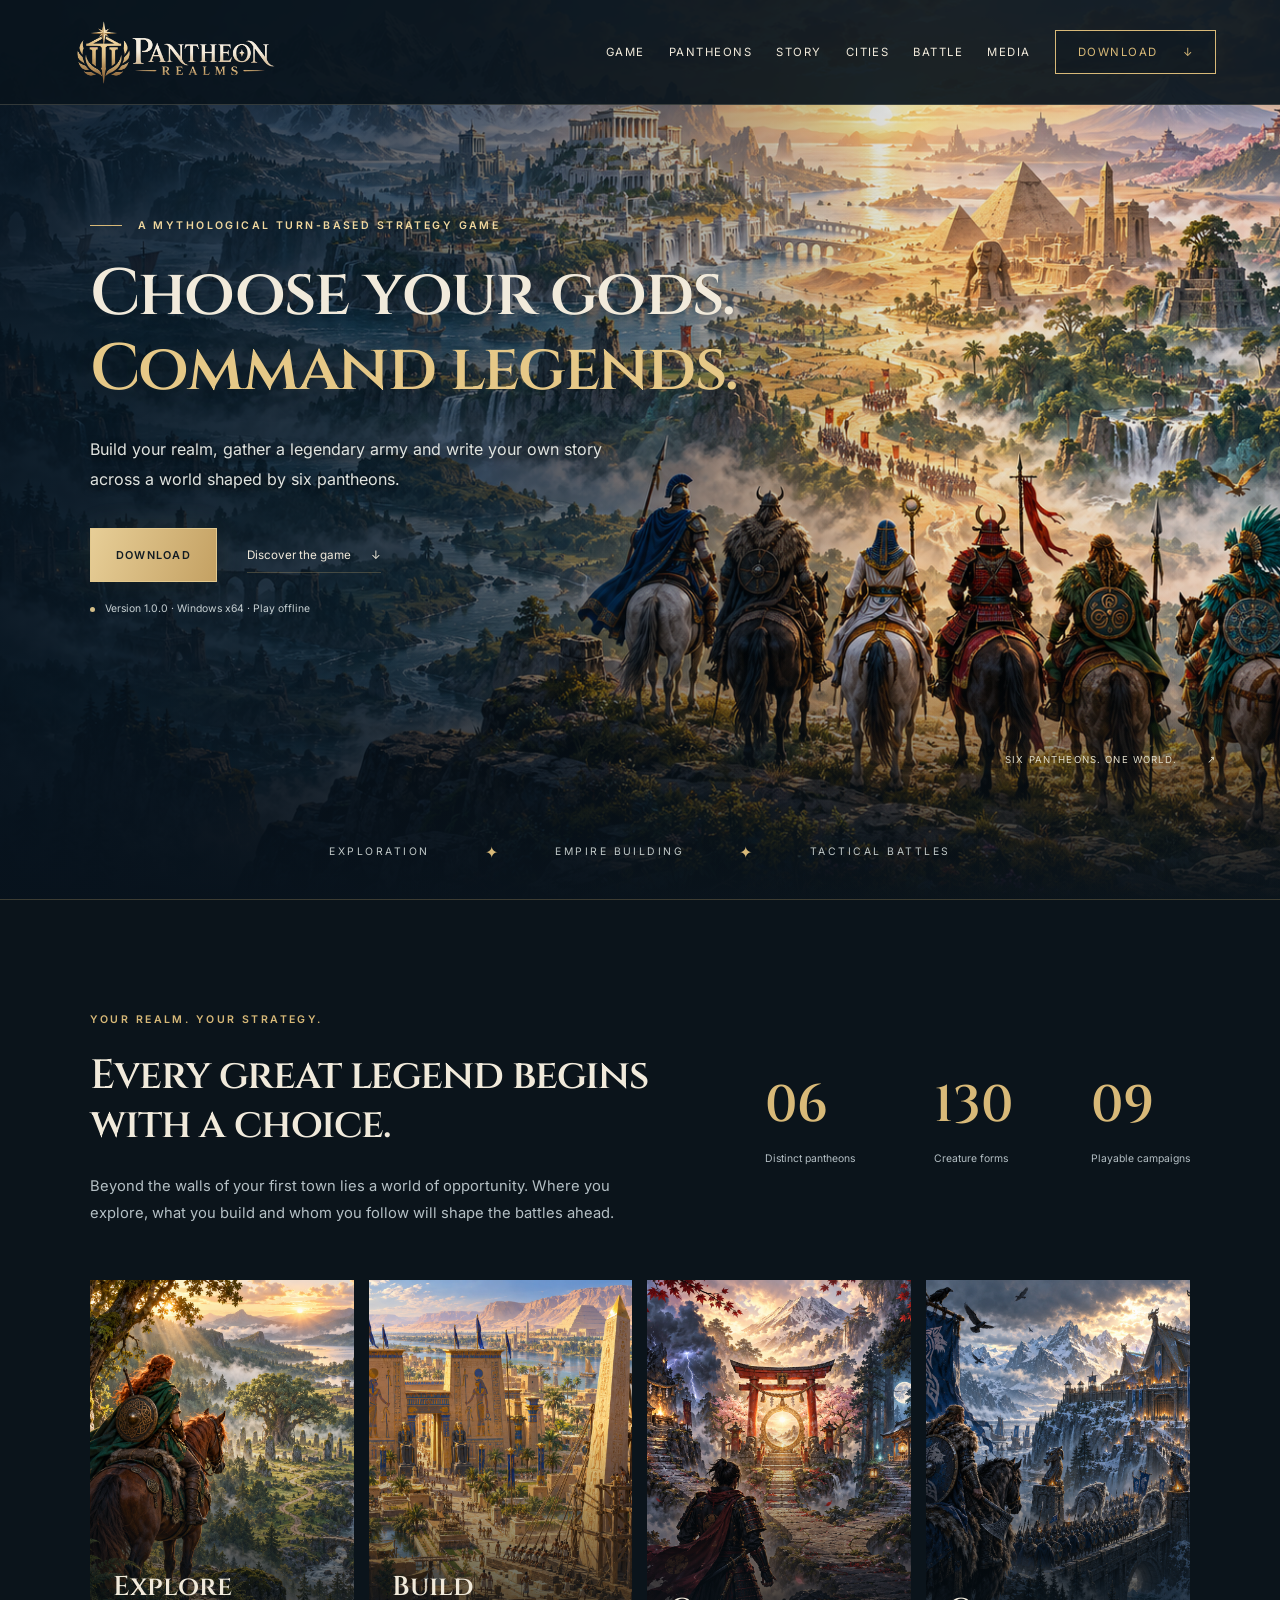
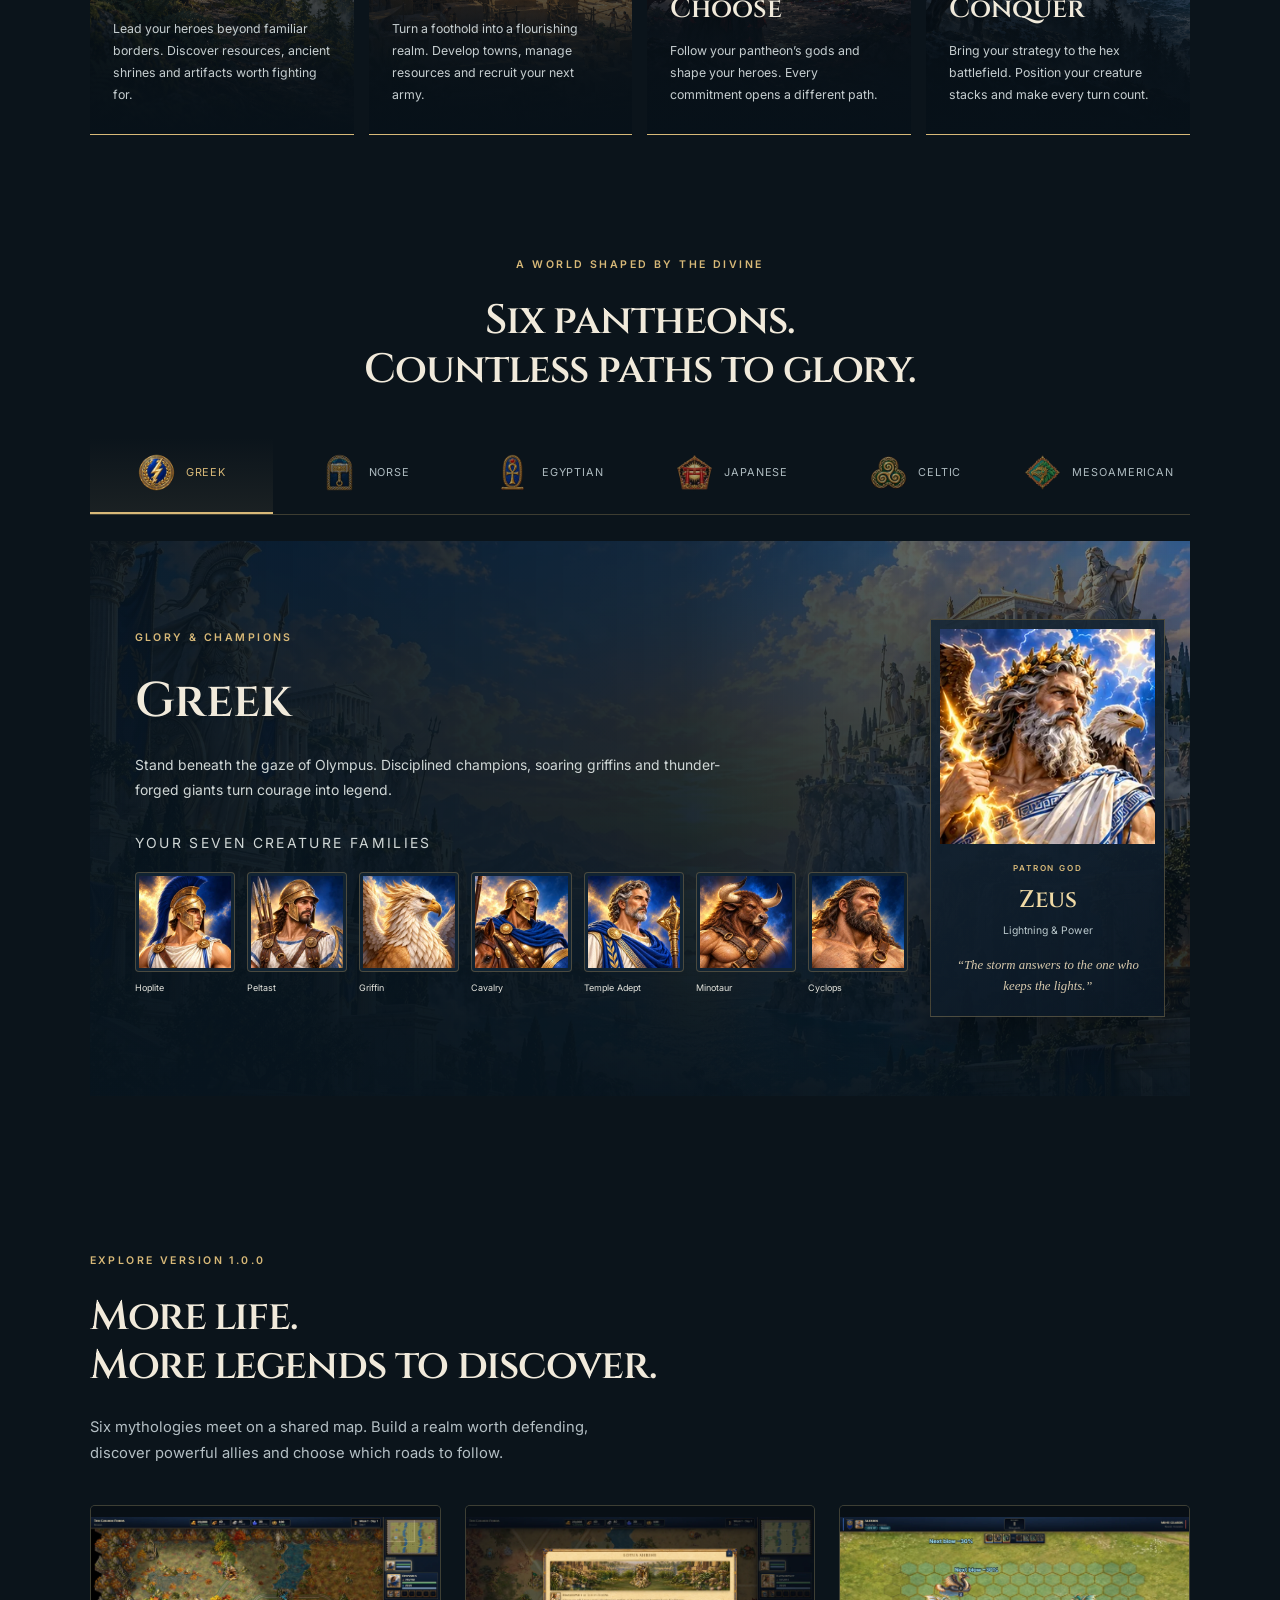
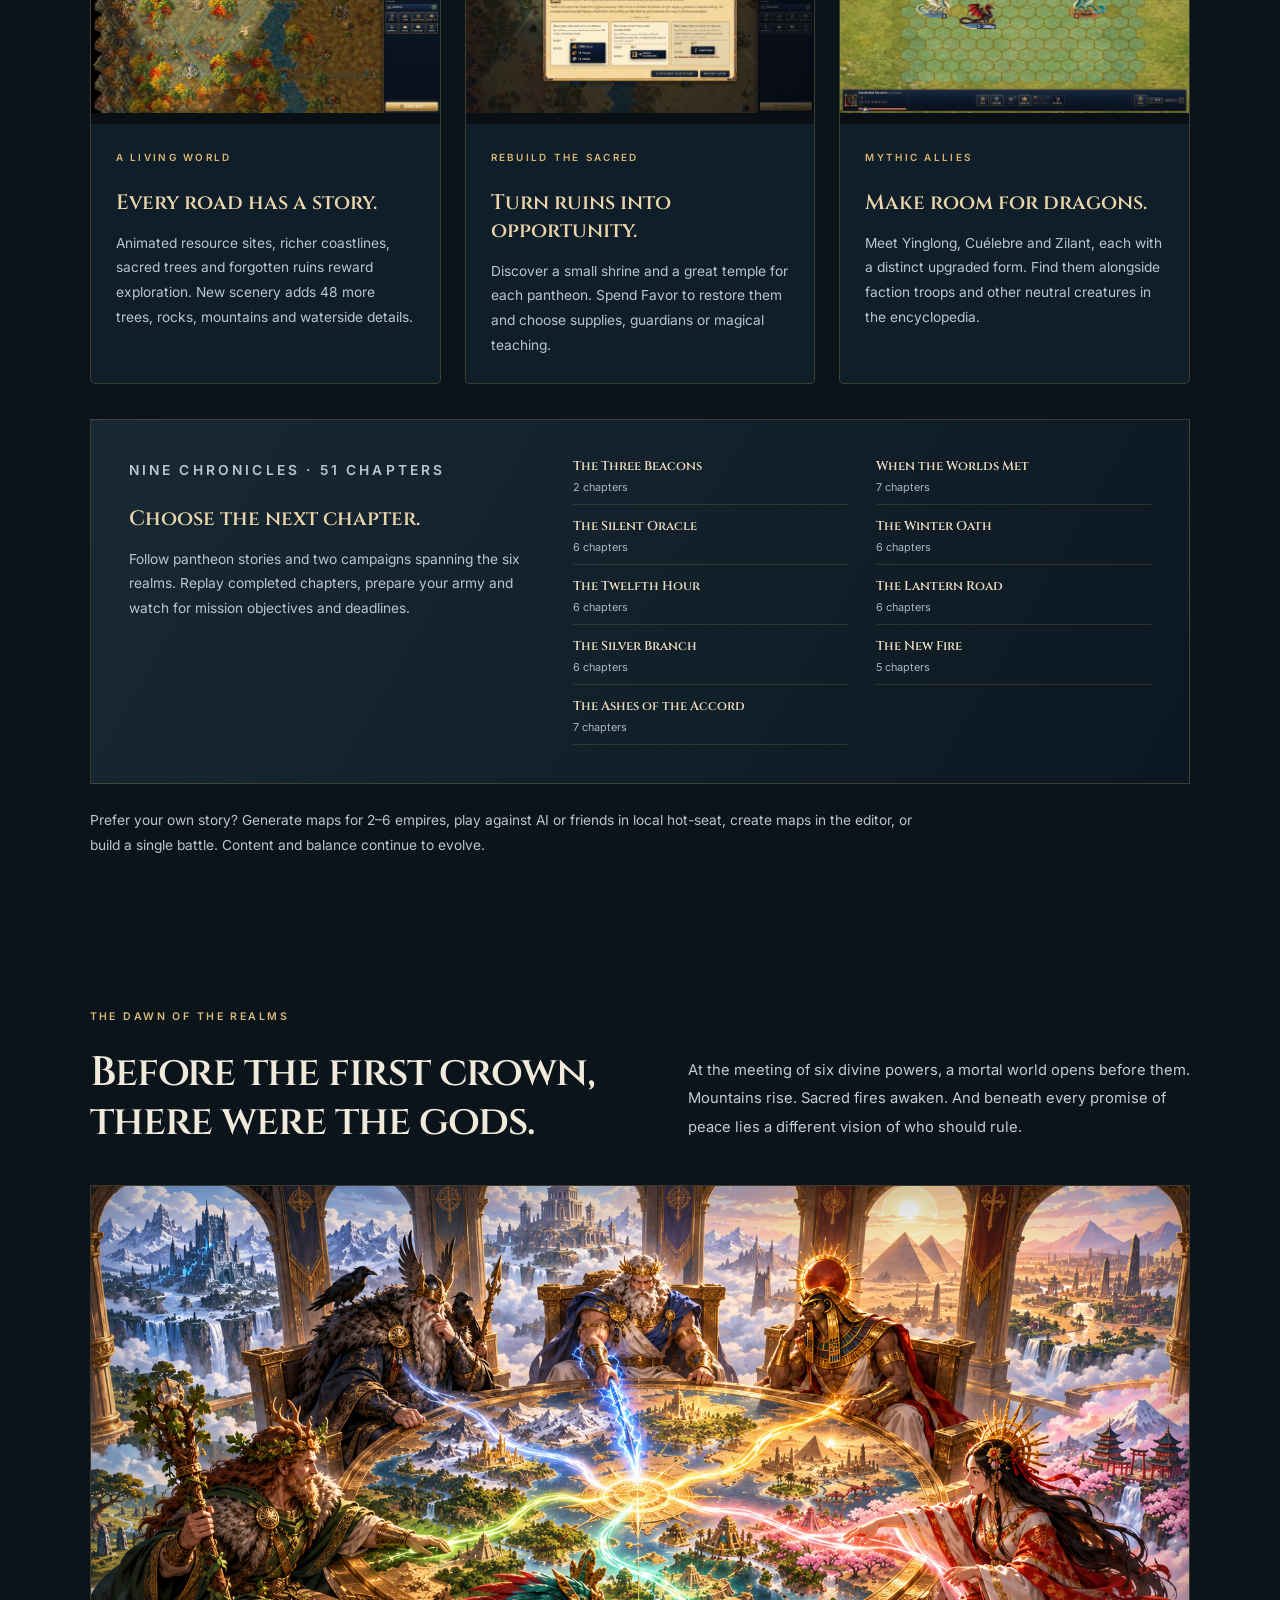
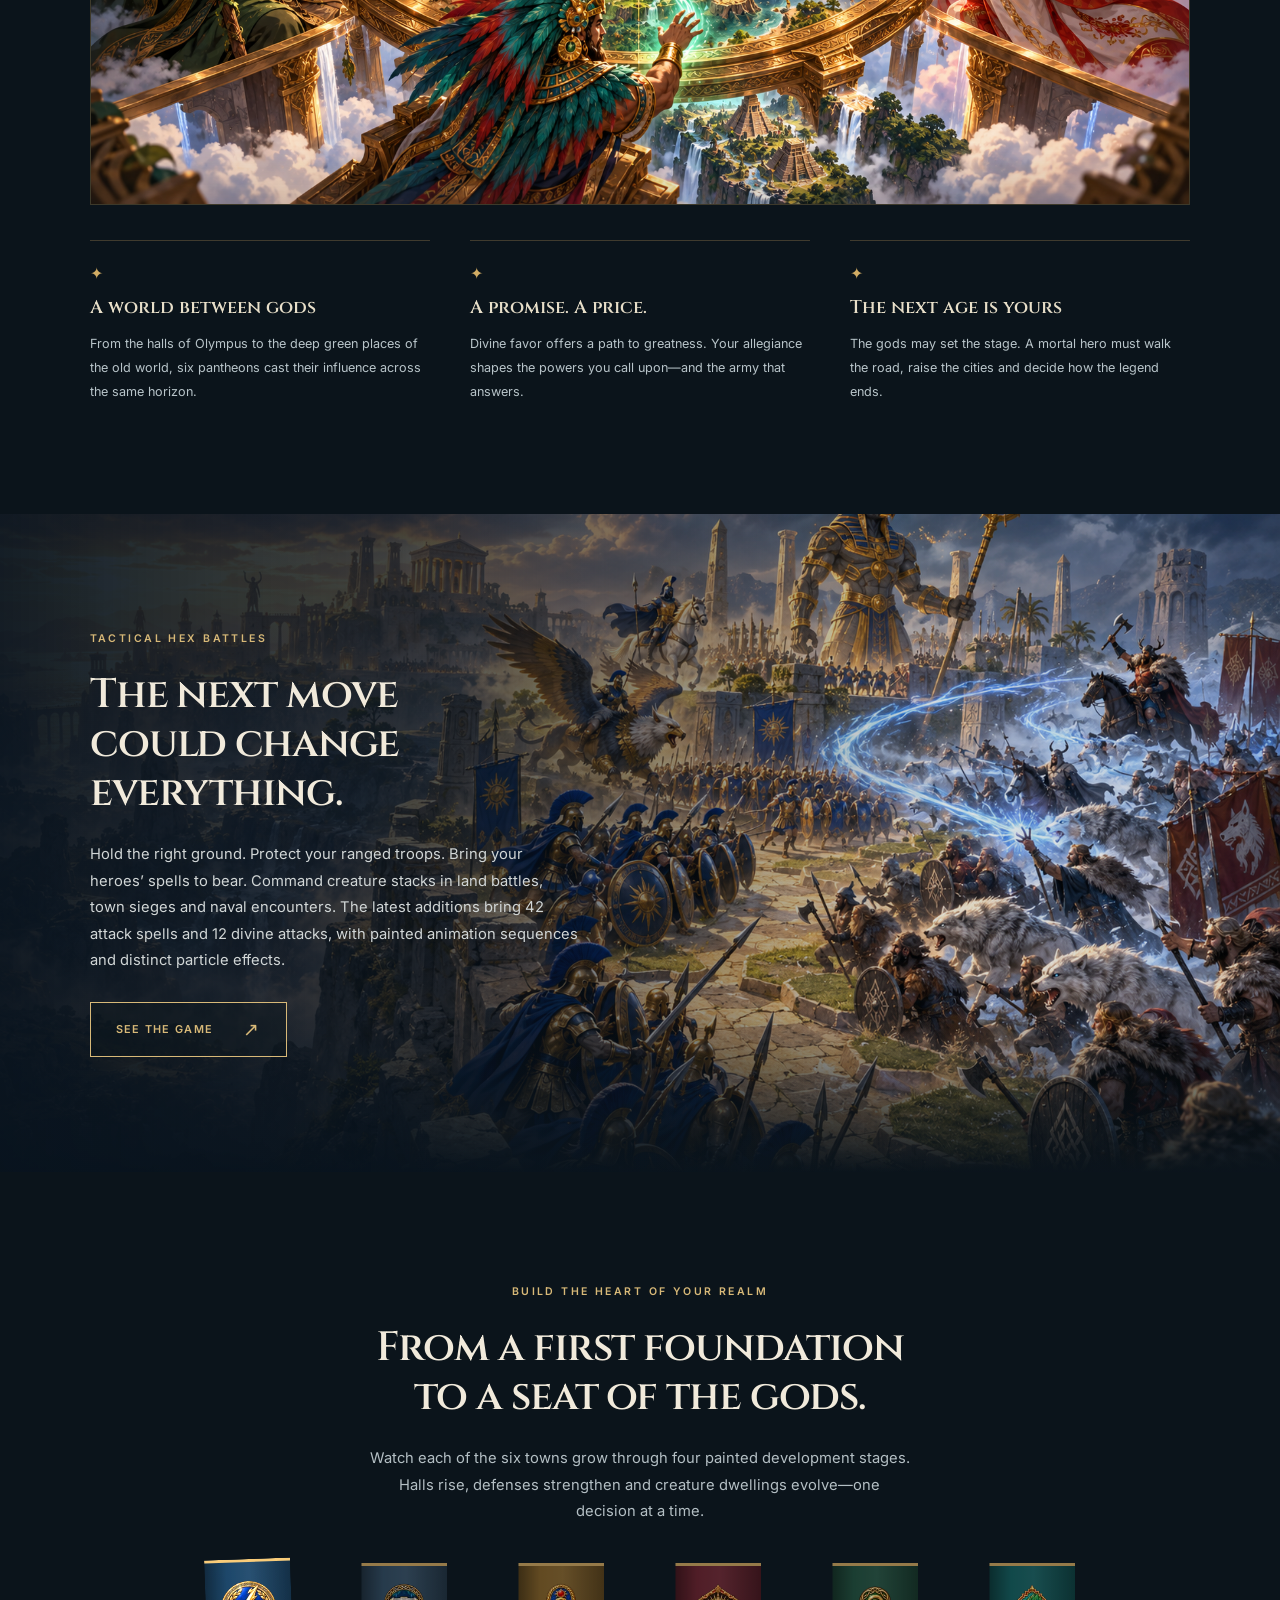
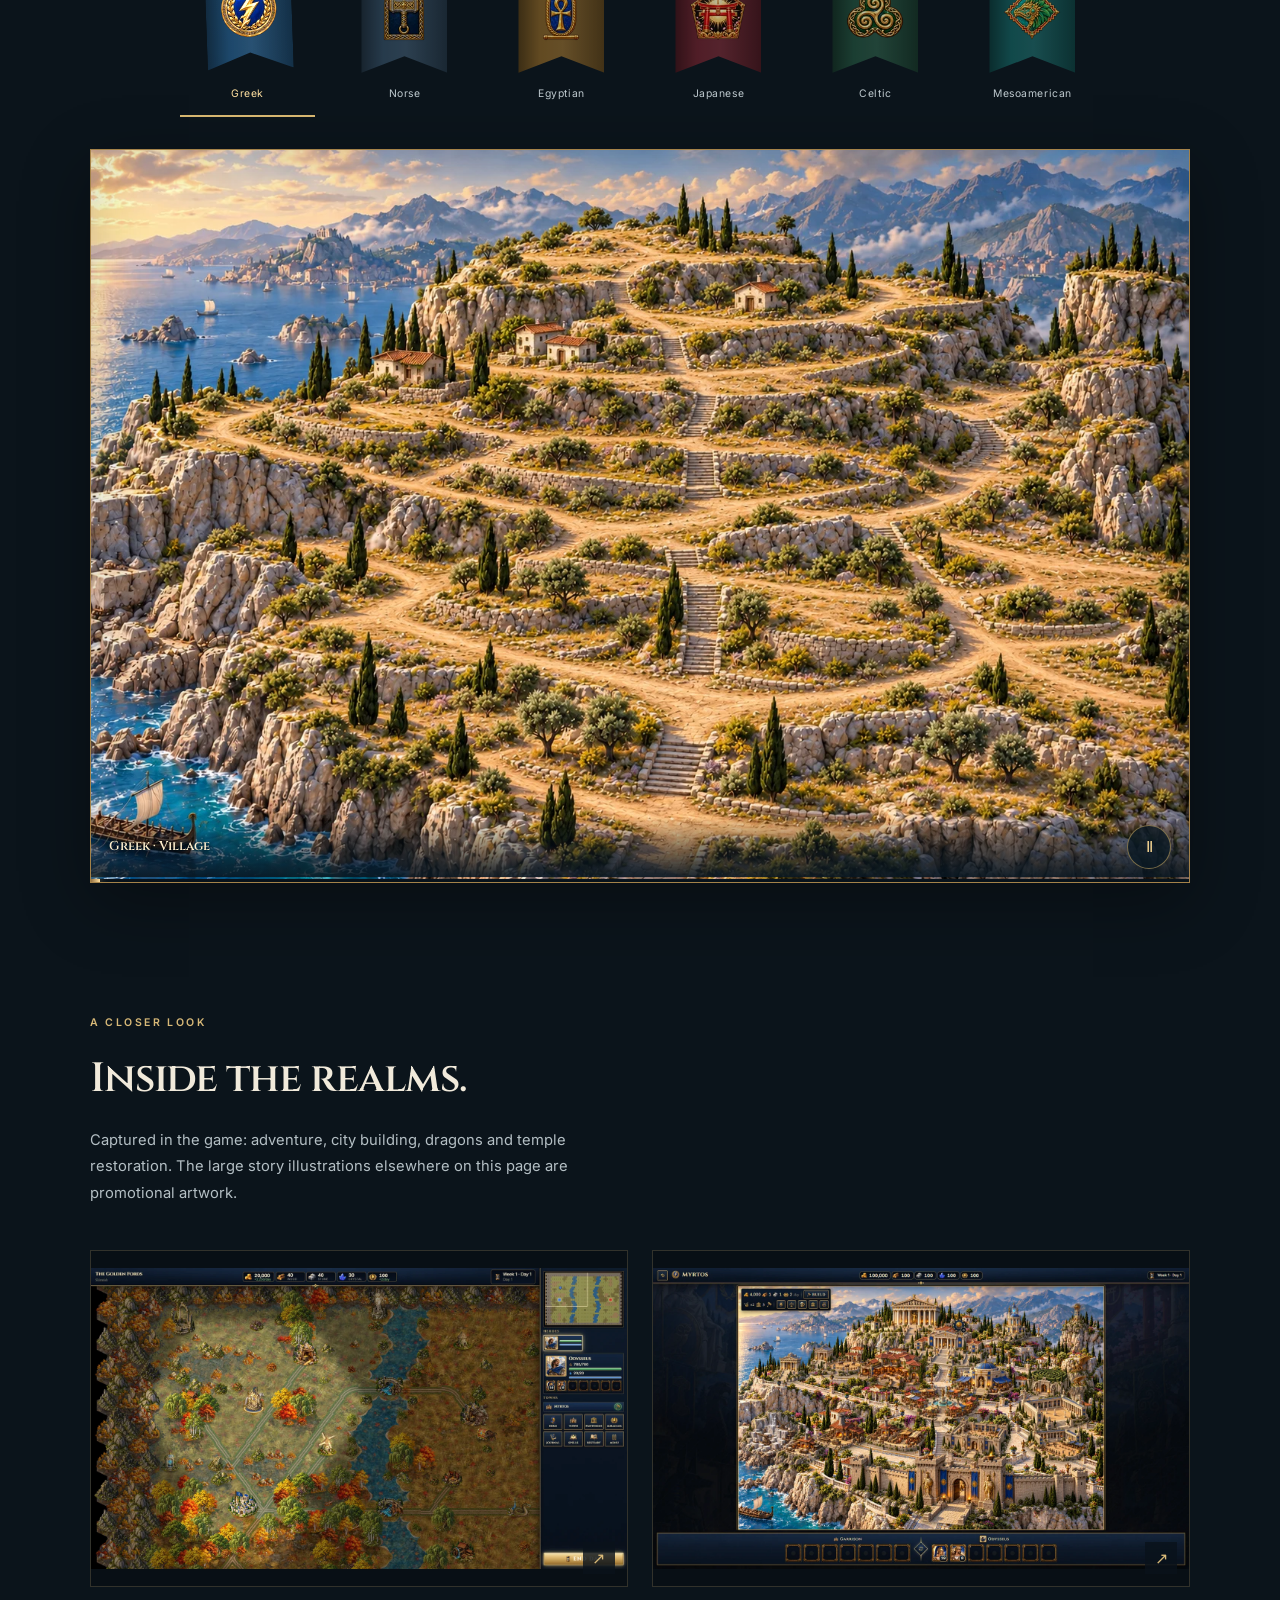
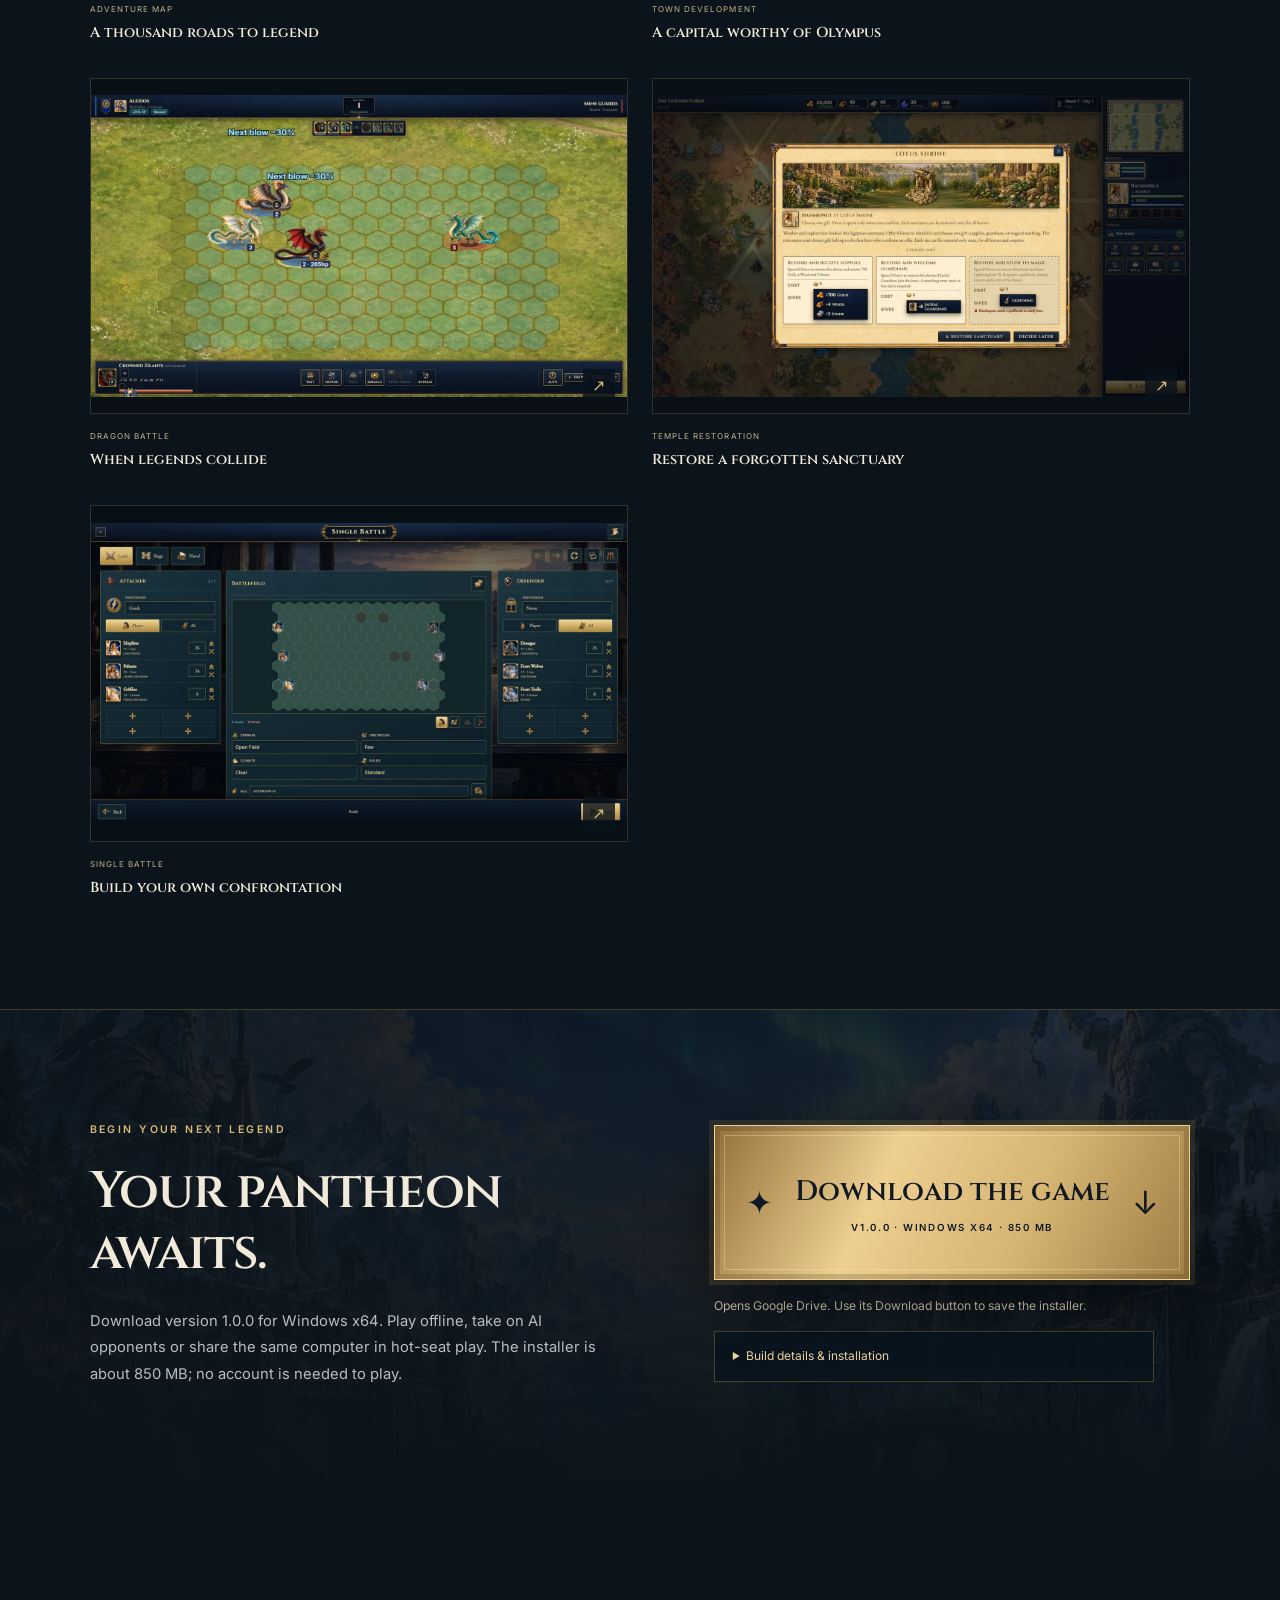
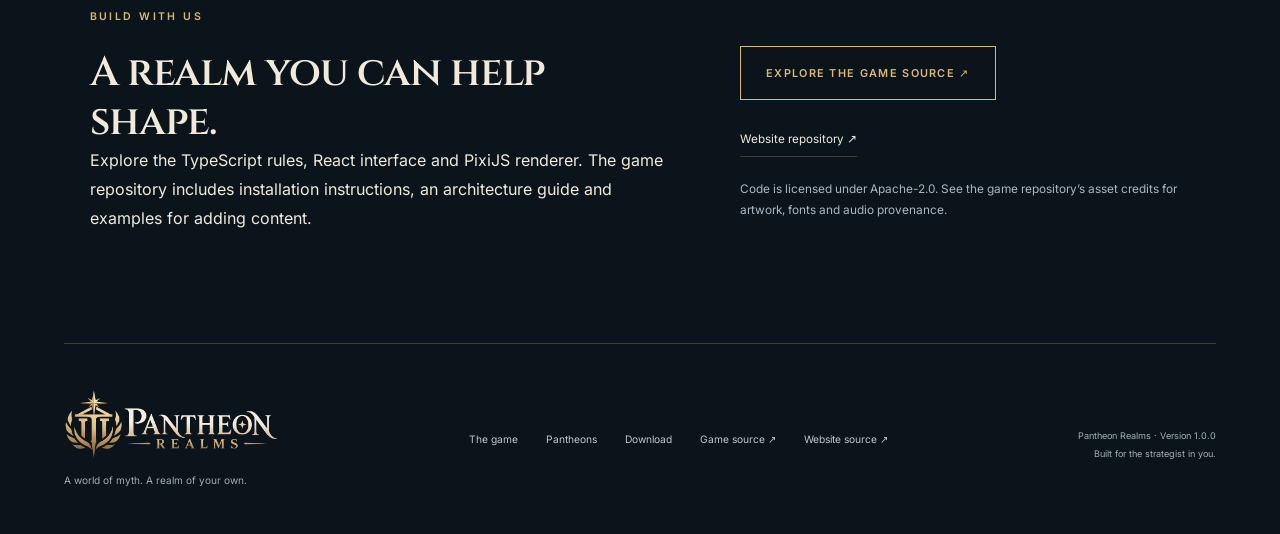
<file: index.html>
<!doctype html>
<html lang="en">
<head>
<meta charset="UTF-8"/>
<meta name="viewport" content="width=device-width, initial-scale=1.0"/>
<title>Pantheon Realms</title>
<meta name="description" content="Six pantheons. One world to conquer. Explore, build and command mythological armies in an offline turn-based strategy game. Discover nine campaigns, living maps and tactical battles. Download version 1.0.0 for Windows."/>
<meta name="theme-color" content="#0b141b"/>
<meta property="og:title" content="Pantheon Realms — Command legends"/>
<meta property="og:description" content="A mythological world. Six pantheons. Your next great strategy."/>
<meta property="og:type" content="website"/>
<meta property="og:image" content="./images/new/hero-six-realms.png"/>
<meta name="twitter:card" content="summary_large_image"/>
<link rel="icon" type="image/png" href="./images/favicon.png"/>
<link rel="preload" href="./fonts/cinzel.woff2" as="font" type="font/woff2" crossorigin/>

<link rel="stylesheet" href="./styles.css">
<script src="./site-config.js" defer>
</script>
<link rel="stylesheet" href="./refresh.css">
<script src="./game-data.js" defer></script>
<script src="./city.js" defer></script>
<script src="./script.js" defer>
</script>
</head>
<body>
<a class="skip" href="#main">Skip to content</a>
<header class="navigation">
<a href="#" class="brand" aria-label="Pantheon Realms home">
<img src="./images/full-logo.webp" alt="Pantheon Realms" width="230" height="69"/>
</a>
<button class="menu-toggle" aria-expanded="false" aria-controls="main-nav">Menu <span aria-hidden="true">☰</span>
</button>
<nav id="main-nav" class="" aria-label="Main navigation">
<a href="#game">Game</a>
<a href="#pantheons">Pantheons</a>
<a href="#origin">Story</a>
<a href="#cities">Cities</a>
<a href="#battle">Battle</a>
<a href="#media">Media</a>
<a class="nav-download" href="#download">Download <span aria-hidden="true">↓</span>
</a>
</nav>
</header>
<main id="main">
<section class="hero" aria-labelledby="hero-heading">
<img class="hero-art" src="./images/new/hero-six-realms.png" alt="Six mounted champions overlook a shared world of snowy peaks, sacred forests, ancient cities and desert kingdoms" fetchpriority="high" width="1672" height="941">
<div class="hero-shade">
</div>
<div class="hero-copy">
<p class="eyebrow">
<span class="gold-line">
</span>A mythological turn-based strategy game</p>
<h1 id="hero-heading">Choose your gods.<br/>
<em>Command legends.</em>
</h1>
<p>Build your realm, gather a legendary army and write your own story across a world shaped by six pantheons.</p>
<div class="hero-actions">
<a class="button primary" href="https://drive.google.com/file/d/1BdPPimif77vCDrNtWFaPW5CY9SzySu6X/view?usp=sharing" target="_blank" rel="noopener noreferrer">Download
</a>
<a class="text-link" href="#game">Discover the game <span aria-hidden="true">↓</span>
</a>
</div>
<p class="build-note">
<span class="status-dot">
</span> Version 1.0.0 <span>·</span> Windows x64 <span>·</span> Play offline</p>
</div>
<a href="#pantheons" class="hero-caption">SIX PANTHEONS. ONE WORLD. <span aria-hidden="true">↗</span>
</a>
<div class="hero-bottom">
<span>EXPLORATION</span>
<b aria-hidden="true">✦</b>
<span>EMPIRE BUILDING</span>
<b aria-hidden="true">✦</b>
<span>TACTICAL BATTLES</span>
</div>
</section>
<section id="game" class="section game-section">
<div class="intro-grid">
<div class="section-head">
<p class="eyebrow">Your realm. Your strategy.</p>
<h2>Every great legend begins
with a choice.</h2>
<p class="lede">Beyond the walls of your first town lies a world of opportunity. Where you explore, what you build and whom you follow will shape the battles ahead.</p>
</div>
<div class="game-facts">
<div>
<strong>06</strong>
<span>Distinct pantheons</span>
</div>
<div>
<strong>130</strong>
<span>Creature forms</span>
</div>
<div>
<strong>09</strong>
<span>Playable campaigns</span>
</div>
</div>
</div>
<div class="pillars">
<article class="pillar">
<img src="./images/new/feature-explore-celtic.png" alt="Celtic mounted scout discovering a sacred oak and standing stones" loading="lazy" width="1086" height="1448">
<div class="pillar-shade">
</div>
<div class="pillar-copy">

<h3>Explore</h3>
<p>Lead your heroes beyond familiar borders. Discover resources, ancient shrines and artifacts worth fighting for.</p>
</div>
</article>
<article class="pillar">
<img src="./images/new/feature-build-egyptian.png" alt="Egyptian builders raising an obelisk beside a Nile temple" loading="lazy" width="1086" height="1448">
<div class="pillar-shade">
</div>
<div class="pillar-copy">

<h3>Build</h3>
<p>Turn a foothold into a flourishing realm. Develop towns, manage resources and recruit your next army.</p>
</div>
</article>
<article class="pillar">
<img src="./images/new/feature-choose-japanese.png" alt="Japanese samurai choosing a path among sacred mountain shrines" loading="lazy" width="1087" height="1447">
<div class="pillar-shade">
</div>
<div class="pillar-copy">

<h3>Choose</h3>
<p>Follow your pantheon’s gods and shape your heroes. Every commitment opens a different path.</p>
</div>
</article>
<article class="pillar">
<img src="./images/new/feature-conquer-norse.png" alt="Norse commander leading shield warriors and frost wolves toward a fortress" loading="lazy" width="1055" height="1491">
<div class="pillar-shade">
</div>
<div class="pillar-copy">

<h3>Conquer</h3>
<p>Bring your strategy to the hex battlefield. Position your creature stacks and make every turn count.</p>
</div>
</article>
</div>
</section>
<section id="pantheons" class="pantheons-section section">
<div class="section-head">
<p class="eyebrow">A world shaped by the divine</p>
<h2>Six pantheons.
Countless paths to glory.</h2>
</div>
<div class="faction-tabs" role="tablist" aria-label="Choose a pantheon">
<button role="tab" id="tab-0" aria-selected="true" aria-controls="pantheon-panel" tabindex="0">
<img src="./images/emblem-greek-96.webp" alt="" width="44" height="44"/>Greek</button>
<button role="tab" id="tab-1" aria-selected="false" aria-controls="pantheon-panel" tabindex="-1">
<img src="./images/emblem-norse-96.webp" alt="" width="44" height="44"/>Norse</button>
<button role="tab" id="tab-2" aria-selected="false" aria-controls="pantheon-panel" tabindex="-1">
<img src="./images/emblem-egyptian-96.webp" alt="" width="44" height="44"/>Egyptian</button>
<button role="tab" id="tab-3" aria-selected="false" aria-controls="pantheon-panel" tabindex="-1">
<img src="./images/emblem-japanese-96.webp" alt="" width="44" height="44"/>Japanese</button>
<button role="tab" id="tab-4" aria-selected="false" aria-controls="pantheon-panel" tabindex="-1">
<img src="./images/emblem-celtic-96.webp" alt="" width="44" height="44"/>Celtic</button>
<button role="tab" id="tab-5" aria-selected="false" aria-controls="pantheon-panel" tabindex="-1">
<img src="./images/emblem-mesoamerican-96.webp" alt="" width="44" height="44"/>Mesoamerican</button>
</div>
<div id="pantheon-panel" role="tabpanel" aria-labelledby="tab-0" tabindex="0" class="faction-panel">
<img class="faction-art" src="./images/greek-1920.webp" alt="Greek realm landscape" loading="lazy" width="1672" height="941"><div class="faction-shade"></div>
<div class="faction-copy"><p class="eyebrow">Glory &amp; Champions</p><h3>Greek</h3><p>Stand beneath the gaze of Olympus. Disciplined champions, soaring griffins and thunder-forged giants turn courage into legend.</p><p class="roster-label">Your seven creature families</p><div class="faction-creatures"><figure class="creature-preview" tabindex="0" aria-label="Hoplite; upgraded form: Veteran Hoplite"><span class="creature-portraits"><img class="creature-base" src="./images/game/creature.greek.tier1.base.portrait.webp" alt="Hoplite" width="96" height="96" loading="lazy"><img class="creature-upgrade" src="./images/game/creature.greek.tier1.upgraded.portrait.webp" alt="" aria-hidden="true" width="96" height="96" loading="lazy"></span><figcaption><span class="creature-base-name">Hoplite</span><span class="creature-upgrade-name">Veteran Hoplite</span></figcaption></figure><figure class="creature-preview" tabindex="0" aria-label="Peltast; upgraded form: Veteran Peltast"><span class="creature-portraits"><img class="creature-base" src="./images/game/creature.greek.tier2.base.portrait.webp" alt="Peltast" width="96" height="96" loading="lazy"><img class="creature-upgrade" src="./images/game/creature.greek.tier2.upgraded.portrait.webp" alt="" aria-hidden="true" width="96" height="96" loading="lazy"></span><figcaption><span class="creature-base-name">Peltast</span><span class="creature-upgrade-name">Veteran Peltast</span></figcaption></figure><figure class="creature-preview" tabindex="0" aria-label="Griffin; upgraded form: Windcrest Griffin"><span class="creature-portraits"><img class="creature-base" src="./images/game/creature.greek.tier3.base.portrait.webp" alt="Griffin" width="96" height="96" loading="lazy"><img class="creature-upgrade" src="./images/game/creature.greek.tier3.upgraded.portrait.webp" alt="" aria-hidden="true" width="96" height="96" loading="lazy"></span><figcaption><span class="creature-base-name">Griffin</span><span class="creature-upgrade-name">Windcrest Griffin</span></figcaption></figure><figure class="creature-preview" tabindex="0" aria-label="Cavalry; upgraded form: Companion Cavalry"><span class="creature-portraits"><img class="creature-base" src="./images/game/creature.greek.tier4.base.portrait.webp" alt="Cavalry" width="96" height="96" loading="lazy"><img class="creature-upgrade" src="./images/game/creature.greek.tier4.upgraded.portrait.webp" alt="" aria-hidden="true" width="96" height="96" loading="lazy"></span><figcaption><span class="creature-base-name">Cavalry</span><span class="creature-upgrade-name">Companion Cavalry</span></figcaption></figure><figure class="creature-preview" tabindex="0" aria-label="Temple Adept; upgraded form: Temple Seer"><span class="creature-portraits"><img class="creature-base" src="./images/game/creature.greek.tier5.base.portrait.webp" alt="Temple Adept" width="96" height="96" loading="lazy"><img class="creature-upgrade" src="./images/game/creature.greek.tier5.upgraded.portrait.webp" alt="" aria-hidden="true" width="96" height="96" loading="lazy"></span><figcaption><span class="creature-base-name">Temple Adept</span><span class="creature-upgrade-name">Temple Seer</span></figcaption></figure><figure class="creature-preview" tabindex="0" aria-label="Minotaur; upgraded form: Labyrinth Warden"><span class="creature-portraits"><img class="creature-base" src="./images/game/creature.greek.tier6.base.portrait.webp" alt="Minotaur" width="96" height="96" loading="lazy"><img class="creature-upgrade" src="./images/game/creature.greek.tier6.upgraded.portrait.webp" alt="" aria-hidden="true" width="96" height="96" loading="lazy"></span><figcaption><span class="creature-base-name">Minotaur</span><span class="creature-upgrade-name">Labyrinth Warden</span></figcaption></figure><figure class="creature-preview" tabindex="0" aria-label="Cyclops; upgraded form: Stormforged Cyclops"><span class="creature-portraits"><img class="creature-base" src="./images/game/creature.greek.tier7.base.portrait.webp" alt="Cyclops" width="96" height="96" loading="lazy"><img class="creature-upgrade" src="./images/game/creature.greek.tier7.upgraded.portrait.webp" alt="" aria-hidden="true" width="96" height="96" loading="lazy"></span><figcaption><span class="creature-base-name">Cyclops</span><span class="creature-upgrade-name">Stormforged Cyclops</span></figcaption></figure></div></div>
<aside class="patron-card" aria-label="Zeus, patron god"><img src="./images/game/god.greek.zeus.portrait.webp" alt="Zeus" width="256" height="256" loading="lazy"><div><p class="eyebrow">Patron god</p><h4>Zeus</h4><p>Lightning &amp; Power</p><blockquote>“The storm answers to the one who keeps the lights.”</blockquote></div></aside></div>
</section>
<section id="whats-new" class="section release-section">
<div class="section-head"><p class="eyebrow">Explore version 1.0.0</p><h2>More life.<br>More legends to discover.</h2><p class="lede">Six mythologies meet on a shared map. Build a realm worth defending, discover powerful allies and choose which roads to follow.</p></div>
<div class="release-cards">
<article><img src="./images/release-1.0/adventure.webp" alt="Greek adventure map with varied forests, roads and coastline" loading="lazy" width="1440" height="900"><div><p class="eyebrow">A living world</p><h3>Every road has a story.</h3><p>Animated resource sites, richer coastlines, sacred trees and forgotten ruins reward exploration. New scenery adds 48 more trees, rocks, mountains and waterside details.</p></div></article>
<article><img src="./images/release-1.0/temple.webp" alt="An Egyptian hero chooses a gift for restoring a ruined temple" loading="lazy" width="1440" height="900"><div><p class="eyebrow">Rebuild the sacred</p><h3>Turn ruins into opportunity.</h3><p>Discover a small shrine and a great temple for each pantheon. Spend Favor to restore them and choose supplies, guardians or magical teaching.</p></div></article>
<article><img src="./images/release-1.0/dragons.webp" alt="Winged neutral dragons on the tactical battlefield" loading="lazy" width="1440" height="900"><div><p class="eyebrow">Mythic allies</p><h3>Make room for dragons.</h3><p>Meet Yinglong, Cuélebre and Zilant, each with a distinct upgraded form. Find them alongside faction troops and other neutral creatures in the encyclopedia.</p></div></article>
</div>
<div class="chronicles-panel"><div><p class="eyebrow">Nine chronicles · 51 chapters</p><h3>Choose the next chapter.</h3><p>Follow pantheon stories and two campaigns spanning the six realms. Replay completed chapters, prepare your army and watch for mission objectives and deadlines.</p></div><ul class="chronicles-list">
<li>The Three Beacons <span>2 chapters</span></li><li>When the Worlds Met <span>7 chapters</span></li><li>The Silent Oracle <span>6 chapters</span></li><li>The Winter Oath <span>6 chapters</span></li><li>The Twelfth Hour <span>6 chapters</span></li><li>The Lantern Road <span>6 chapters</span></li><li>The Silver Branch <span>6 chapters</span></li><li>The New Fire <span>5 chapters</span></li><li>The Ashes of the Accord <span>7 chapters</span></li>
</ul></div>
<p class="release-footnote">Prefer your own story? Generate maps for 2–6 empires, play against AI or friends in local hot-seat, create maps in the editor, or build a single battle. Content and balance continue to evolve.</p>
</section>
<section id="origin" class="section origin-section">
<div class="origin-heading"><div class="section-head"><p class="eyebrow">The dawn of the realms</p><h2>Before the first crown,<br>there were the gods.</h2></div><p class="lede">At the meeting of six divine powers, a mortal world opens before them. Mountains rise. Sacred fires awaken. And beneath every promise of peace lies a different vision of who should rule.</p></div>
<figure class="origin-art"><img src="./images/new/origin-council.png" alt="The six patron gods gather around a golden map of the mortal realms" loading="lazy" width="1672" height="941"></figure>
<div class="origin-chapters"><article><span aria-hidden="true">✦</span><h3>A world between gods</h3><p>From the halls of Olympus to the deep green places of the old world, six pantheons cast their influence across the same horizon.</p></article><article><span aria-hidden="true">✦</span><h3>A promise. A price.</h3><p>Divine favor offers a path to greatness. Your allegiance shapes the powers you call upon—and the army that answers.</p></article><article><span aria-hidden="true">✦</span><h3>The next age is yours</h3><p>The gods may set the stage. A mortal hero must walk the road, raise the cities and decide how the legend ends.</p></article></div>
</section>
<section id="battle" class="battle-section">
<img src="./images/new/battle-legends.png" alt="Mythological armies clash across an ancient causeway as a spell arcs over their formations" loading="lazy" width="1672" height="941">
<div class="battle-shade">
</div>
<div class="section battle-content">
<div class="section-head">
<p class="eyebrow">Tactical hex battles</p>
<h2>The next move
could change everything.</h2>
<p class="lede">Hold the right ground. Protect your ranged troops. Bring your heroes’ spells to bear. Command creature stacks in land battles, town sieges and naval encounters. The latest additions bring 42 attack spells and 12 divine attacks, with painted animation sequences and distinct particle effects.</p>
</div>
<a class="button outline" href="#media">See the game <span aria-hidden="true">↗</span>
</a>

</div>
</section>
<section id="cities" class="section city-section">
<div class="city-heading"><div class="section-head"><p class="eyebrow">Build the heart of your realm</p><h2>From a first foundation<br>to a seat of the gods.</h2><p class="lede">Watch each of the six towns grow through four painted development stages. Halls rise, defenses strengthen and creature dwellings evolve—one decision at a time.</p></div></div>
<div class="city-flags" role="group" aria-label="Choose a town pantheon"><button type="button" class="city-flag city-flag-greek" data-city-pantheon="greek" aria-pressed="true" aria-label="Show Greek town"><span class="flag-cloth"><img src="./images/emblem-greek-96.webp" alt="" width="64" height="64"></span><span>Greek</span></button><button type="button" class="city-flag city-flag-norse" data-city-pantheon="norse" aria-pressed="false" aria-label="Show Norse town"><span class="flag-cloth"><img src="./images/emblem-norse-96.webp" alt="" width="64" height="64"></span><span>Norse</span></button><button type="button" class="city-flag city-flag-egyptian" data-city-pantheon="egyptian" aria-pressed="false" aria-label="Show Egyptian town"><span class="flag-cloth"><img src="./images/emblem-egyptian-96.webp" alt="" width="64" height="64"></span><span>Egyptian</span></button><button type="button" class="city-flag city-flag-japanese" data-city-pantheon="japanese" aria-pressed="false" aria-label="Show Japanese town"><span class="flag-cloth"><img src="./images/emblem-japanese-96.webp" alt="" width="64" height="64"></span><span>Japanese</span></button><button type="button" class="city-flag city-flag-celtic" data-city-pantheon="celtic" aria-pressed="false" aria-label="Show Celtic town"><span class="flag-cloth"><img src="./images/emblem-celtic-96.webp" alt="" width="64" height="64"></span><span>Celtic</span></button><button type="button" class="city-flag city-flag-mesoamerican" data-city-pantheon="mesoamerican" aria-pressed="false" aria-label="Show Mesoamerican town"><span class="flag-cloth"><img src="./images/emblem-mesoamerican-96.webp" alt="" width="64" height="64"></span><span>Mesoamerican</span></button></div>
<div class="city-stage" id="city-stage" role="group" aria-label="Greek town development"><div class="city-backgrounds"></div><div class="city-buildings"></div><div class="city-atmosphere" aria-hidden="true"></div><div id="building-tooltip" class="building-tooltip" role="tooltip" hidden></div><div class="city-bottom-bar"><span id="city-caption">Greek · Village</span><button type="button" id="city-pause" aria-label="Pause city animation" aria-pressed="false">Ⅱ</button></div><div class="city-cycle-track" aria-hidden="true"><div id="city-cycle-progress"></div></div></div>
<noscript><p>Enable JavaScript to view town development.</p><img src="./images/release-1.0/city.webp" alt="Greek capital landscape" width="1448" height="1086"></noscript></section>
<section id="media" class="section media-section">
<div class="media-heading">
<div class="section-head">
<p class="eyebrow">A closer look</p>
<h2>Inside the realms.</h2><p class="lede">Captured in the game: adventure, city building, dragons and temple restoration. The large story illustrations elsewhere on this page are promotional artwork.</p>

</div>

</div>
<div class="gallery"><button class="gallery-item image-button" aria-label="Enlarge Adventure map screenshot"><div class="gallery-image"><img src="./images/release-1.0/adventure.webp" alt="A Greek hero exploring a richly decorated adventure map" loading="lazy" width="1440" height="900"><span aria-hidden="true">↗</span></div><span class="gallery-meta"><span><small>Adventure map</small><strong>A thousand roads to legend</strong></span></span></button>
<button class="gallery-item image-button" aria-label="Enlarge Town development screenshot"><div class="gallery-image"><img src="./images/release-1.0/city.webp" alt="Developed Greek city with painted buildings and capital background" loading="lazy" width="1440" height="900"><span aria-hidden="true">↗</span></div><span class="gallery-meta"><span><small>Town development</small><strong>A capital worthy of Olympus</strong></span></span></button>
<button class="gallery-item image-button" aria-label="Enlarge Dragon battle screenshot"><div class="gallery-image"><img src="./images/release-1.0/dragons.webp" alt="Neutral dragons standing on a hex battlefield" loading="lazy" width="1440" height="900"><span aria-hidden="true">↗</span></div><span class="gallery-meta"><span><small>Dragon battle</small><strong>When legends collide</strong></span></span></button>
<button class="gallery-item image-button" aria-label="Enlarge Temple restoration screenshot"><div class="gallery-image"><img src="./images/release-1.0/temple.webp" alt="Egyptian temple restoration with Favor costs and gift choices" loading="lazy" width="1440" height="900"><span aria-hidden="true">↗</span></div><span class="gallery-meta"><span><small>Temple restoration</small><strong>Restore a forgotten sanctuary</strong></span></span></button>
<button class="gallery-item image-button" aria-label="Enlarge Single battle screenshot"><div class="gallery-image"><img src="./images/release-1.0/battle-setup.webp" alt="Single battle setup with matching painted icons and army controls" loading="lazy" width="1440" height="900"><span aria-hidden="true">↗</span></div><span class="gallery-meta"><span><small>Single battle</small><strong>Build your own confrontation</strong></span></span></button></div>
</section>
<section id="download" class="download-section">
<img class="" src="./images/norse-1280.webp" srcset="./images/norse-640.webp 640w, ./images/norse-1280.webp 1280w, ./images/norse-1920.webp 1672w" sizes="(max-width: 700px) 100vw, 90vw" alt="" loading="lazy" fetchpriority="auto" width="1920" height="1080"/>
<div class="download-shade">
</div>
<div class="section download-content">
<div class="section-head">
<p class="eyebrow">Begin your next legend</p>
<h2>Your pantheon awaits.</h2>
<p class="lede">Download version 1.0.0 for Windows x64. Play offline, take on AI opponents or share the same computer in hot-seat play. The installer is about 850 MB; no account is needed to play.</p>
</div>
<div class="download-action"><a id="legend-download" class="legend-download" href="https://drive.google.com/file/d/1BdPPimif77vCDrNtWFaPW5CY9SzySu6X/view?usp=sharing" target="_blank" rel="noopener noreferrer" aria-label="Download Pantheon Realms (opens Google Drive)"><span class="download-rune" aria-hidden="true">✦</span><span class="download-button-copy"><strong>Download the game</strong><small id="download-button-detail">v1.0.0 · Windows x64 · 850 MB</small></span><span class="download-arrow" aria-hidden="true">↓</span></a><span id="download-feedback" class="sr-only" role="status"></span>
<p class="download-help">Opens Google Drive. Use its Download button to save the installer.</p>
<details class="release-details"><summary>Build details &amp; installation</summary><p id="release-version">Version 1.0.0 · Community build · Built 2026-10-23</p><p>Run the installer to install for your Windows user. Saves remain in <code>%APPDATA%\Pantheon Realms\</code> when you uninstall. This build is unsigned; Windows may show a publisher warning.</p><p id="release-file">Pantheon-Realms-Setup-1.0.0-x64.exe</p><p>SHA-256 of the release installer:<code id="release-checksum">fecdf16052b35671fa324413e6205271c9956b1e742f62831f4f455c1f2c3ddc</code></p></details></div>
</div>
</section>
<section id="source" class="section source-section"><div><p class="eyebrow">Build with us</p><h2>A realm you can help shape.</h2><p class="lede">Explore the TypeScript rules, React interface and PixiJS renderer. The game repository includes installation instructions, an architecture guide and examples for adding content.</p></div><div class="source-links"><a class="button outline" href="https://github.com/teddy4445/pantheon_realms">Explore the game source ↗</a><a class="text-link" href="https://github.com/teddy4445/pantheon_realms_website">Website repository ↗</a><p>Code is licensed under Apache-2.0. See the game repository’s asset credits for artwork, fonts and audio provenance.</p></div></section></main>
<footer class="footer">
<div>
<a href="#" aria-label="Back to top">
<img src="./images/full-logo.webp" alt="Pantheon Realms" width="215" height="65" loading="lazy"/>
</a>
<p>A world of myth. A realm of your own.</p>
</div>
<nav aria-label="Footer navigation">
<a href="#game">The game</a>
<a href="#pantheons">Pantheons</a>
<a href="#download">Download</a>
</nav>
<p class="footer-note">Pantheon Realms · Version 1.0.0<br/>Built for the strategist in you.</p>
</footer>
<dialog class="lightbox" aria-label="Gameplay screenshot gallery">
</dialog>







<template id="faction-0"><div id="pantheon-panel" role="tabpanel" aria-labelledby="tab-0" tabindex="0" class="faction-panel">
<img class="faction-art" src="./images/greek-1920.webp" alt="Greek realm landscape" loading="lazy" width="1672" height="941"><div class="faction-shade"></div>
<div class="faction-copy"><p class="eyebrow">Glory &amp; Champions</p><h3>Greek</h3><p>Stand beneath the gaze of Olympus. Disciplined champions, soaring griffins and thunder-forged giants turn courage into legend.</p><p class="roster-label">Your seven creature families</p><div class="faction-creatures"><figure class="creature-preview" tabindex="0" aria-label="Hoplite; upgraded form: Veteran Hoplite"><span class="creature-portraits"><img class="creature-base" src="./images/game/creature.greek.tier1.base.portrait.webp" alt="Hoplite" width="96" height="96" loading="lazy"><img class="creature-upgrade" src="./images/game/creature.greek.tier1.upgraded.portrait.webp" alt="" aria-hidden="true" width="96" height="96" loading="lazy"></span><figcaption><span class="creature-base-name">Hoplite</span><span class="creature-upgrade-name">Veteran Hoplite</span></figcaption></figure><figure class="creature-preview" tabindex="0" aria-label="Peltast; upgraded form: Veteran Peltast"><span class="creature-portraits"><img class="creature-base" src="./images/game/creature.greek.tier2.base.portrait.webp" alt="Peltast" width="96" height="96" loading="lazy"><img class="creature-upgrade" src="./images/game/creature.greek.tier2.upgraded.portrait.webp" alt="" aria-hidden="true" width="96" height="96" loading="lazy"></span><figcaption><span class="creature-base-name">Peltast</span><span class="creature-upgrade-name">Veteran Peltast</span></figcaption></figure><figure class="creature-preview" tabindex="0" aria-label="Griffin; upgraded form: Windcrest Griffin"><span class="creature-portraits"><img class="creature-base" src="./images/game/creature.greek.tier3.base.portrait.webp" alt="Griffin" width="96" height="96" loading="lazy"><img class="creature-upgrade" src="./images/game/creature.greek.tier3.upgraded.portrait.webp" alt="" aria-hidden="true" width="96" height="96" loading="lazy"></span><figcaption><span class="creature-base-name">Griffin</span><span class="creature-upgrade-name">Windcrest Griffin</span></figcaption></figure><figure class="creature-preview" tabindex="0" aria-label="Cavalry; upgraded form: Companion Cavalry"><span class="creature-portraits"><img class="creature-base" src="./images/game/creature.greek.tier4.base.portrait.webp" alt="Cavalry" width="96" height="96" loading="lazy"><img class="creature-upgrade" src="./images/game/creature.greek.tier4.upgraded.portrait.webp" alt="" aria-hidden="true" width="96" height="96" loading="lazy"></span><figcaption><span class="creature-base-name">Cavalry</span><span class="creature-upgrade-name">Companion Cavalry</span></figcaption></figure><figure class="creature-preview" tabindex="0" aria-label="Temple Adept; upgraded form: Temple Seer"><span class="creature-portraits"><img class="creature-base" src="./images/game/creature.greek.tier5.base.portrait.webp" alt="Temple Adept" width="96" height="96" loading="lazy"><img class="creature-upgrade" src="./images/game/creature.greek.tier5.upgraded.portrait.webp" alt="" aria-hidden="true" width="96" height="96" loading="lazy"></span><figcaption><span class="creature-base-name">Temple Adept</span><span class="creature-upgrade-name">Temple Seer</span></figcaption></figure><figure class="creature-preview" tabindex="0" aria-label="Minotaur; upgraded form: Labyrinth Warden"><span class="creature-portraits"><img class="creature-base" src="./images/game/creature.greek.tier6.base.portrait.webp" alt="Minotaur" width="96" height="96" loading="lazy"><img class="creature-upgrade" src="./images/game/creature.greek.tier6.upgraded.portrait.webp" alt="" aria-hidden="true" width="96" height="96" loading="lazy"></span><figcaption><span class="creature-base-name">Minotaur</span><span class="creature-upgrade-name">Labyrinth Warden</span></figcaption></figure><figure class="creature-preview" tabindex="0" aria-label="Cyclops; upgraded form: Stormforged Cyclops"><span class="creature-portraits"><img class="creature-base" src="./images/game/creature.greek.tier7.base.portrait.webp" alt="Cyclops" width="96" height="96" loading="lazy"><img class="creature-upgrade" src="./images/game/creature.greek.tier7.upgraded.portrait.webp" alt="" aria-hidden="true" width="96" height="96" loading="lazy"></span><figcaption><span class="creature-base-name">Cyclops</span><span class="creature-upgrade-name">Stormforged Cyclops</span></figcaption></figure></div></div>
<aside class="patron-card" aria-label="Zeus, patron god"><img src="./images/game/god.greek.zeus.portrait.webp" alt="Zeus" width="256" height="256" loading="lazy"><div><p class="eyebrow">Patron god</p><h4>Zeus</h4><p>Lightning &amp; Power</p><blockquote>“The storm answers to the one who keeps the lights.”</blockquote></div></aside></div></template><template id="faction-1"><div id="pantheon-panel" role="tabpanel" aria-labelledby="tab-1" tabindex="0" class="faction-panel">
<img class="faction-art" src="./images/norse-1920.webp" alt="Norse realm landscape" loading="lazy" width="1672" height="941"><div class="faction-shade"></div>
<div class="faction-copy"><p class="eyebrow">Fate &amp; Battle</p><h3>Norse</h3><p>Follow the northern road through frost and fire. Gather an unyielding host of warriors, wild beasts and ancient powers.</p><p class="roster-label">Your seven creature families</p><div class="faction-creatures"><figure class="creature-preview" tabindex="0" aria-label="Draugr; upgraded form: Deathless Draugr"><span class="creature-portraits"><img class="creature-base" src="./images/game/creature.norse.tier1.base.portrait.webp" alt="Draugr" width="96" height="96" loading="lazy"><img class="creature-upgrade" src="./images/game/creature.norse.tier1.upgraded.portrait.webp" alt="" aria-hidden="true" width="96" height="96" loading="lazy"></span><figcaption><span class="creature-base-name">Draugr</span><span class="creature-upgrade-name">Deathless Draugr</span></figcaption></figure><figure class="creature-preview" tabindex="0" aria-label="Frost Wolf; upgraded form: Fenrir Wolf"><span class="creature-portraits"><img class="creature-base" src="./images/game/creature.norse.tier2.base.portrait.webp" alt="Frost Wolf" width="96" height="96" loading="lazy"><img class="creature-upgrade" src="./images/game/creature.norse.tier2.upgraded.portrait.webp" alt="" aria-hidden="true" width="96" height="96" loading="lazy"></span><figcaption><span class="creature-base-name">Frost Wolf</span><span class="creature-upgrade-name">Fenrir Wolf</span></figcaption></figure><figure class="creature-preview" tabindex="0" aria-label="Frost Troll; upgraded form: Ancient Frost Troll"><span class="creature-portraits"><img class="creature-base" src="./images/game/creature.norse.tier3.base.portrait.webp" alt="Frost Troll" width="96" height="96" loading="lazy"><img class="creature-upgrade" src="./images/game/creature.norse.tier3.upgraded.portrait.webp" alt="" aria-hidden="true" width="96" height="96" loading="lazy"></span><figcaption><span class="creature-base-name">Frost Troll</span><span class="creature-upgrade-name">Ancient Frost Troll</span></figcaption></figure><figure class="creature-preview" tabindex="0" aria-label="Valkyrie; upgraded form: Battle Valkyrie"><span class="creature-portraits"><img class="creature-base" src="./images/game/creature.norse.tier4.base.portrait.webp" alt="Valkyrie" width="96" height="96" loading="lazy"><img class="creature-upgrade" src="./images/game/creature.norse.tier4.upgraded.portrait.webp" alt="" aria-hidden="true" width="96" height="96" loading="lazy"></span><figcaption><span class="creature-base-name">Valkyrie</span><span class="creature-upgrade-name">Battle Valkyrie</span></figcaption></figure><figure class="creature-preview" tabindex="0" aria-label="Lindworm; upgraded form: Storm Lindworm"><span class="creature-portraits"><img class="creature-base" src="./images/game/creature.norse.tier5.base.portrait.webp" alt="Lindworm" width="96" height="96" loading="lazy"><img class="creature-upgrade" src="./images/game/creature.norse.tier5.upgraded.portrait.webp" alt="" aria-hidden="true" width="96" height="96" loading="lazy"></span><figcaption><span class="creature-base-name">Lindworm</span><span class="creature-upgrade-name">Storm Lindworm</span></figcaption></figure><figure class="creature-preview" tabindex="0" aria-label="Jotunn; upgraded form: Runic Jotunn"><span class="creature-portraits"><img class="creature-base" src="./images/game/creature.norse.tier6.base.portrait.webp" alt="Jotunn" width="96" height="96" loading="lazy"><img class="creature-upgrade" src="./images/game/creature.norse.tier6.upgraded.portrait.webp" alt="" aria-hidden="true" width="96" height="96" loading="lazy"></span><figcaption><span class="creature-base-name">Jotunn</span><span class="creature-upgrade-name">Runic Jotunn</span></figcaption></figure><figure class="creature-preview" tabindex="0" aria-label="Nidhogg Wyrm; upgraded form: World-Serpent Wyrm"><span class="creature-portraits"><img class="creature-base" src="./images/game/creature.norse.tier7.base.portrait.webp" alt="Nidhogg Wyrm" width="96" height="96" loading="lazy"><img class="creature-upgrade" src="./images/game/creature.norse.tier7.upgraded.portrait.webp" alt="" aria-hidden="true" width="96" height="96" loading="lazy"></span><figcaption><span class="creature-base-name">Nidhogg Wyrm</span><span class="creature-upgrade-name">World-Serpent Wyrm</span></figcaption></figure></div></div>
<aside class="patron-card" aria-label="Odin, patron god"><img src="./images/game/god.norse.odin.portrait.webp" alt="Odin" width="256" height="256" loading="lazy"><div><p class="eyebrow">Patron god</p><h4>Odin</h4><p>Wisdom &amp; Knowledge</p><blockquote>“Every road north is paid for in wisdom.”</blockquote></div></aside></div></template><template id="faction-2"><div id="pantheon-panel" role="tabpanel" aria-labelledby="tab-2" tabindex="0" class="faction-panel">
<img class="faction-art" src="./images/egyptian-1920.webp" alt="Egyptian realm landscape" loading="lazy" width="1672" height="941"><div class="faction-shade"></div>
<div class="faction-copy"><p class="eyebrow">Afterlife &amp; Resurrection</p><h3>Egyptian</h3><p>Raise your realm beside the golden river. Sacred beasts and timeless guardians answer the sun’s call.</p><p class="roster-label">Your seven creature families</p><div class="faction-creatures"><figure class="creature-preview" tabindex="0" aria-label="Sacred Scarab; upgraded form: Solar Scarab"><span class="creature-portraits"><img class="creature-base" src="./images/game/creature.egyptian.tier1.base.portrait.webp" alt="Sacred Scarab" width="96" height="96" loading="lazy"><img class="creature-upgrade" src="./images/game/creature.egyptian.tier1.upgraded.portrait.webp" alt="" aria-hidden="true" width="96" height="96" loading="lazy"></span><figcaption><span class="creature-base-name">Sacred Scarab</span><span class="creature-upgrade-name">Solar Scarab</span></figcaption></figure><figure class="creature-preview" tabindex="0" aria-label="Jackal Guardian; upgraded form: Anubian Warden"><span class="creature-portraits"><img class="creature-base" src="./images/game/creature.egyptian.tier2.base.portrait.webp" alt="Jackal Guardian" width="96" height="96" loading="lazy"><img class="creature-upgrade" src="./images/game/creature.egyptian.tier2.upgraded.portrait.webp" alt="" aria-hidden="true" width="96" height="96" loading="lazy"></span><figcaption><span class="creature-base-name">Jackal Guardian</span><span class="creature-upgrade-name">Anubian Warden</span></figcaption></figure><figure class="creature-preview" tabindex="0" aria-label="Ushabti; upgraded form: Royal Ushabti"><span class="creature-portraits"><img class="creature-base" src="./images/game/creature.egyptian.tier3.base.portrait.webp" alt="Ushabti" width="96" height="96" loading="lazy"><img class="creature-upgrade" src="./images/game/creature.egyptian.tier3.upgraded.portrait.webp" alt="" aria-hidden="true" width="96" height="96" loading="lazy"></span><figcaption><span class="creature-base-name">Ushabti</span><span class="creature-upgrade-name">Royal Ushabti</span></figcaption></figure><figure class="creature-preview" tabindex="0" aria-label="Sphinx; upgraded form: Great Sphinx"><span class="creature-portraits"><img class="creature-base" src="./images/game/creature.egyptian.tier4.base.portrait.webp" alt="Sphinx" width="96" height="96" loading="lazy"><img class="creature-upgrade" src="./images/game/creature.egyptian.tier4.upgraded.portrait.webp" alt="" aria-hidden="true" width="96" height="96" loading="lazy"></span><figcaption><span class="creature-base-name">Sphinx</span><span class="creature-upgrade-name">Great Sphinx</span></figcaption></figure><figure class="creature-preview" tabindex="0" aria-label="Crocodile Beast; upgraded form: Sobek Warbeast"><span class="creature-portraits"><img class="creature-base" src="./images/game/creature.egyptian.tier5.base.portrait.webp" alt="Crocodile Beast" width="96" height="96" loading="lazy"><img class="creature-upgrade" src="./images/game/creature.egyptian.tier5.upgraded.portrait.webp" alt="" aria-hidden="true" width="96" height="96" loading="lazy"></span><figcaption><span class="creature-base-name">Crocodile Beast</span><span class="creature-upgrade-name">Sobek Warbeast</span></figcaption></figure><figure class="creature-preview" tabindex="0" aria-label="Bennu; upgraded form: Radiant Bennu"><span class="creature-portraits"><img class="creature-base" src="./images/game/creature.egyptian.tier6.base.portrait.webp" alt="Bennu" width="96" height="96" loading="lazy"><img class="creature-upgrade" src="./images/game/creature.egyptian.tier6.upgraded.portrait.webp" alt="" aria-hidden="true" width="96" height="96" loading="lazy"></span><figcaption><span class="creature-base-name">Bennu</span><span class="creature-upgrade-name">Radiant Bennu</span></figcaption></figure><figure class="creature-preview" tabindex="0" aria-label="Desert Colossus; upgraded form: Divine Colossus"><span class="creature-portraits"><img class="creature-base" src="./images/game/creature.egyptian.tier7.base.portrait.webp" alt="Desert Colossus" width="96" height="96" loading="lazy"><img class="creature-upgrade" src="./images/game/creature.egyptian.tier7.upgraded.portrait.webp" alt="" aria-hidden="true" width="96" height="96" loading="lazy"></span><figcaption><span class="creature-base-name">Desert Colossus</span><span class="creature-upgrade-name">Divine Colossus</span></figcaption></figure></div></div>
<aside class="patron-card" aria-label="Ra, patron god"><img src="./images/game/god.egyptian.ra.portrait.webp" alt="Ra" width="256" height="256" loading="lazy"><div><p class="eyebrow">Patron god</p><h4>Ra</h4><p>Sun &amp; Vitality</p><blockquote>“Each dawn I cross the sky; each dawn the city rises with me.”</blockquote></div></aside></div></template><template id="faction-3"><div id="pantheon-panel" role="tabpanel" aria-labelledby="tab-3" tabindex="0" class="faction-panel">
<img class="faction-art" src="./images/japanese-1920.webp" alt="Japanese realm landscape" loading="lazy" width="1672" height="941"><div class="faction-shade"></div>
<div class="faction-copy"><p class="eyebrow">Spirits &amp; Harmony</p><h3>Japanese</h3><p>Enter misted mountains and sacred groves, where warriors and spirits share a world of beauty, balance and formidable power.</p><p class="roster-label">Your seven creature families</p><div class="faction-creatures"><figure class="creature-preview" tabindex="0" aria-label="Kitsune; upgraded form: Nine-Tailed Kitsune"><span class="creature-portraits"><img class="creature-base" src="./images/game/creature.japanese.tier1.base.portrait.webp" alt="Kitsune" width="96" height="96" loading="lazy"><img class="creature-upgrade" src="./images/game/creature.japanese.tier1.upgraded.portrait.webp" alt="" aria-hidden="true" width="96" height="96" loading="lazy"></span><figcaption><span class="creature-base-name">Kitsune</span><span class="creature-upgrade-name">Nine-Tailed Kitsune</span></figcaption></figure><figure class="creature-preview" tabindex="0" aria-label="Kappa; upgraded form: River Elder Kappa"><span class="creature-portraits"><img class="creature-base" src="./images/game/creature.japanese.tier2.base.portrait.webp" alt="Kappa" width="96" height="96" loading="lazy"><img class="creature-upgrade" src="./images/game/creature.japanese.tier2.upgraded.portrait.webp" alt="" aria-hidden="true" width="96" height="96" loading="lazy"></span><figcaption><span class="creature-base-name">Kappa</span><span class="creature-upgrade-name">River Elder Kappa</span></figcaption></figure><figure class="creature-preview" tabindex="0" aria-label="Tengu; upgraded form: Great Tengu"><span class="creature-portraits"><img class="creature-base" src="./images/game/creature.japanese.tier3.base.portrait.webp" alt="Tengu" width="96" height="96" loading="lazy"><img class="creature-upgrade" src="./images/game/creature.japanese.tier3.upgraded.portrait.webp" alt="" aria-hidden="true" width="96" height="96" loading="lazy"></span><figcaption><span class="creature-base-name">Tengu</span><span class="creature-upgrade-name">Great Tengu</span></figcaption></figure><figure class="creature-preview" tabindex="0" aria-label="Oni; upgraded form: Oni Warlord"><span class="creature-portraits"><img class="creature-base" src="./images/game/creature.japanese.tier4.base.portrait.webp" alt="Oni" width="96" height="96" loading="lazy"><img class="creature-upgrade" src="./images/game/creature.japanese.tier4.upgraded.portrait.webp" alt="" aria-hidden="true" width="96" height="96" loading="lazy"></span><figcaption><span class="creature-base-name">Oni</span><span class="creature-upgrade-name">Oni Warlord</span></figcaption></figure><figure class="creature-preview" tabindex="0" aria-label="Jorogumo; upgraded form: Queen Jorogumo"><span class="creature-portraits"><img class="creature-base" src="./images/game/creature.japanese.tier5.base.portrait.webp" alt="Jorogumo" width="96" height="96" loading="lazy"><img class="creature-upgrade" src="./images/game/creature.japanese.tier5.upgraded.portrait.webp" alt="" aria-hidden="true" width="96" height="96" loading="lazy"></span><figcaption><span class="creature-base-name">Jorogumo</span><span class="creature-upgrade-name">Queen Jorogumo</span></figcaption></figure><figure class="creature-preview" tabindex="0" aria-label="Kirin; upgraded form: Celestial Kirin"><span class="creature-portraits"><img class="creature-base" src="./images/game/creature.japanese.tier6.base.portrait.webp" alt="Kirin" width="96" height="96" loading="lazy"><img class="creature-upgrade" src="./images/game/creature.japanese.tier6.upgraded.portrait.webp" alt="" aria-hidden="true" width="96" height="96" loading="lazy"></span><figcaption><span class="creature-base-name">Kirin</span><span class="creature-upgrade-name">Celestial Kirin</span></figcaption></figure><figure class="creature-preview" tabindex="0" aria-label="Orochi; upgraded form: Imperial Orochi"><span class="creature-portraits"><img class="creature-base" src="./images/game/creature.japanese.tier7.base.portrait.webp" alt="Orochi" width="96" height="96" loading="lazy"><img class="creature-upgrade" src="./images/game/creature.japanese.tier7.upgraded.portrait.webp" alt="" aria-hidden="true" width="96" height="96" loading="lazy"></span><figcaption><span class="creature-base-name">Orochi</span><span class="creature-upgrade-name">Imperial Orochi</span></figcaption></figure></div></div>
<aside class="patron-card" aria-label="Amaterasu, patron god"><img src="./images/game/god.japanese.amaterasu.portrait.webp" alt="Amaterasu" width="256" height="256" loading="lazy"><div><p class="eyebrow">Patron god</p><h4>Amaterasu</h4><p>Light &amp; Prosperity</p><blockquote>“Open the cave door, and the world is bright again.”</blockquote></div></aside></div></template><template id="faction-4"><div id="pantheon-panel" role="tabpanel" aria-labelledby="tab-4" tabindex="0" class="faction-panel">
<img class="faction-art" src="./images/celtic-1920.webp" alt="Celtic realm landscape" loading="lazy" width="1672" height="941"><div class="faction-shade"></div>
<div class="faction-copy"><p class="eyebrow">Nature &amp; Transformation</p><h3>Celtic</h3><p>Follow the old paths through living forests and forgotten stone circles. The wild places have their own champions.</p><p class="roster-label">Your seven creature families</p><div class="faction-creatures"><figure class="creature-preview" tabindex="0" aria-label="Pooka; upgraded form: Elder Pooka"><span class="creature-portraits"><img class="creature-base" src="./images/game/creature.celtic.tier1.base.portrait.webp" alt="Pooka" width="96" height="96" loading="lazy"><img class="creature-upgrade" src="./images/game/creature.celtic.tier1.upgraded.portrait.webp" alt="" aria-hidden="true" width="96" height="96" loading="lazy"></span><figcaption><span class="creature-base-name">Pooka</span><span class="creature-upgrade-name">Elder Pooka</span></figcaption></figure><figure class="creature-preview" tabindex="0" aria-label="Cu Sith; upgraded form: Great Cu Sith"><span class="creature-portraits"><img class="creature-base" src="./images/game/creature.celtic.tier2.base.portrait.webp" alt="Cu Sith" width="96" height="96" loading="lazy"><img class="creature-upgrade" src="./images/game/creature.celtic.tier2.upgraded.portrait.webp" alt="" aria-hidden="true" width="96" height="96" loading="lazy"></span><figcaption><span class="creature-base-name">Cu Sith</span><span class="creature-upgrade-name">Great Cu Sith</span></figcaption></figure><figure class="creature-preview" tabindex="0" aria-label="Kelpie; upgraded form: Dread Kelpie"><span class="creature-portraits"><img class="creature-base" src="./images/game/creature.celtic.tier3.base.portrait.webp" alt="Kelpie" width="96" height="96" loading="lazy"><img class="creature-upgrade" src="./images/game/creature.celtic.tier3.upgraded.portrait.webp" alt="" aria-hidden="true" width="96" height="96" loading="lazy"></span><figcaption><span class="creature-base-name">Kelpie</span><span class="creature-upgrade-name">Dread Kelpie</span></figcaption></figure><figure class="creature-preview" tabindex="0" aria-label="Banshee; upgraded form: Battle Banshee"><span class="creature-portraits"><img class="creature-base" src="./images/game/creature.celtic.tier4.base.portrait.webp" alt="Banshee" width="96" height="96" loading="lazy"><img class="creature-upgrade" src="./images/game/creature.celtic.tier4.upgraded.portrait.webp" alt="" aria-hidden="true" width="96" height="96" loading="lazy"></span><figcaption><span class="creature-base-name">Banshee</span><span class="creature-upgrade-name">Battle Banshee</span></figcaption></figure><figure class="creature-preview" tabindex="0" aria-label="Selkie; upgraded form: Storm Selkie"><span class="creature-portraits"><img class="creature-base" src="./images/game/creature.celtic.tier5.base.portrait.webp" alt="Selkie" width="96" height="96" loading="lazy"><img class="creature-upgrade" src="./images/game/creature.celtic.tier5.upgraded.portrait.webp" alt="" aria-hidden="true" width="96" height="96" loading="lazy"></span><figcaption><span class="creature-base-name">Selkie</span><span class="creature-upgrade-name">Storm Selkie</span></figcaption></figure><figure class="creature-preview" tabindex="0" aria-label="Horned Stag Spirit; upgraded form: Great Stag Spirit"><span class="creature-portraits"><img class="creature-base" src="./images/game/creature.celtic.tier6.base.portrait.webp" alt="Horned Stag Spirit" width="96" height="96" loading="lazy"><img class="creature-upgrade" src="./images/game/creature.celtic.tier6.upgraded.portrait.webp" alt="" aria-hidden="true" width="96" height="96" loading="lazy"></span><figcaption><span class="creature-base-name">Horned Stag Spirit</span><span class="creature-upgrade-name">Great Stag Spirit</span></figcaption></figure><figure class="creature-preview" tabindex="0" aria-label="Fomorian Giant; upgraded form: Ancient Fomorian"><span class="creature-portraits"><img class="creature-base" src="./images/game/creature.celtic.tier7.base.portrait.webp" alt="Fomorian Giant" width="96" height="96" loading="lazy"><img class="creature-upgrade" src="./images/game/creature.celtic.tier7.upgraded.portrait.webp" alt="" aria-hidden="true" width="96" height="96" loading="lazy"></span><figcaption><span class="creature-base-name">Fomorian Giant</span><span class="creature-upgrade-name">Ancient Fomorian</span></figcaption></figure></div></div>
<aside class="patron-card" aria-label="Dagda, patron god"><img src="./images/game/god.celtic.dagda.portrait.webp" alt="Dagda" width="256" height="256" loading="lazy"><div><p class="eyebrow">Patron god</p><h4>Dagda</h4><p>Abundance &amp; Prosperity</p><blockquote>“The cauldron is never empty for those who share it.”</blockquote></div></aside></div></template><template id="faction-5"><div id="pantheon-panel" role="tabpanel" aria-labelledby="tab-5" tabindex="0" class="faction-panel">
<img class="faction-art" src="./images/mesoamerican-1920.webp" alt="Mesoamerican realm landscape" loading="lazy" width="1672" height="941"><div class="faction-shade"></div>
<div class="faction-copy"><p class="eyebrow">Ritual &amp; Sacrifice</p><h3>Mesoamerican</h3><p>Above a sea of jungle, stepped temples reach toward the sun. Call forth a radiant host of spirits, guardians and living myth.</p><p class="roster-label">Your seven creature families</p><div class="faction-creatures"><figure class="creature-preview" tabindex="0" aria-label="Feathered Serpent; upgraded form: Celestial Feathered Serpent"><span class="creature-portraits"><img class="creature-base" src="./images/game/creature.mesoamerican.tier1.base.portrait.webp" alt="Feathered Serpent" width="96" height="96" loading="lazy"><img class="creature-upgrade" src="./images/game/creature.mesoamerican.tier1.upgraded.portrait.webp" alt="" aria-hidden="true" width="96" height="96" loading="lazy"></span><figcaption><span class="creature-base-name">Feathered Serpent</span><span class="creature-upgrade-name">Celestial Feathered Serpent</span></figcaption></figure><figure class="creature-preview" tabindex="0" aria-label="Jaguar Spirit; upgraded form: Sun Jaguar"><span class="creature-portraits"><img class="creature-base" src="./images/game/creature.mesoamerican.tier2.base.portrait.webp" alt="Jaguar Spirit" width="96" height="96" loading="lazy"><img class="creature-upgrade" src="./images/game/creature.mesoamerican.tier2.upgraded.portrait.webp" alt="" aria-hidden="true" width="96" height="96" loading="lazy"></span><figcaption><span class="creature-base-name">Jaguar Spirit</span><span class="creature-upgrade-name">Sun Jaguar</span></figcaption></figure><figure class="creature-preview" tabindex="0" aria-label="Eagle Warrior Spirit; upgraded form: Solar Eagle Warrior"><span class="creature-portraits"><img class="creature-base" src="./images/game/creature.mesoamerican.tier3.base.portrait.webp" alt="Eagle Warrior Spirit" width="96" height="96" loading="lazy"><img class="creature-upgrade" src="./images/game/creature.mesoamerican.tier3.upgraded.portrait.webp" alt="" aria-hidden="true" width="96" height="96" loading="lazy"></span><figcaption><span class="creature-base-name">Eagle Warrior Spirit</span><span class="creature-upgrade-name">Solar Eagle Warrior</span></figcaption></figure><figure class="creature-preview" tabindex="0" aria-label="Cenote Crocodile; upgraded form: Temple Crocodile"><span class="creature-portraits"><img class="creature-base" src="./images/game/creature.mesoamerican.tier4.base.portrait.webp" alt="Cenote Crocodile" width="96" height="96" loading="lazy"><img class="creature-upgrade" src="./images/game/creature.mesoamerican.tier4.upgraded.portrait.webp" alt="" aria-hidden="true" width="96" height="96" loading="lazy"></span><figcaption><span class="creature-base-name">Cenote Crocodile</span><span class="creature-upgrade-name">Temple Crocodile</span></figcaption></figure><figure class="creature-preview" tabindex="0" aria-label="Camazotz; upgraded form: Blood Moon Camazotz"><span class="creature-portraits"><img class="creature-base" src="./images/game/creature.mesoamerican.tier5.base.portrait.webp" alt="Camazotz" width="96" height="96" loading="lazy"><img class="creature-upgrade" src="./images/game/creature.mesoamerican.tier5.upgraded.portrait.webp" alt="" aria-hidden="true" width="96" height="96" loading="lazy"></span><figcaption><span class="creature-base-name">Camazotz</span><span class="creature-upgrade-name">Blood Moon Camazotz</span></figcaption></figure><figure class="creature-preview" tabindex="0" aria-label="Xiuhcoatl; upgraded form: Divine Xiuhcoatl"><span class="creature-portraits"><img class="creature-base" src="./images/game/creature.mesoamerican.tier6.base.portrait.webp" alt="Xiuhcoatl" width="96" height="96" loading="lazy"><img class="creature-upgrade" src="./images/game/creature.mesoamerican.tier6.upgraded.portrait.webp" alt="" aria-hidden="true" width="96" height="96" loading="lazy"></span><figcaption><span class="creature-base-name">Xiuhcoatl</span><span class="creature-upgrade-name">Divine Xiuhcoatl</span></figcaption></figure><figure class="creature-preview" tabindex="0" aria-label="Stone Colossus; upgraded form: Sun Colossus"><span class="creature-portraits"><img class="creature-base" src="./images/game/creature.mesoamerican.tier7.base.portrait.webp" alt="Stone Colossus" width="96" height="96" loading="lazy"><img class="creature-upgrade" src="./images/game/creature.mesoamerican.tier7.upgraded.portrait.webp" alt="" aria-hidden="true" width="96" height="96" loading="lazy"></span><figcaption><span class="creature-base-name">Stone Colossus</span><span class="creature-upgrade-name">Sun Colossus</span></figcaption></figure></div></div>
<aside class="patron-card" aria-label="Quetzalcoatl, patron god"><img src="./images/game/god.mesoamerican.quetzalcoatl.portrait.webp" alt="Quetzalcoatl" width="256" height="256" loading="lazy"><div><p class="eyebrow">Patron god</p><h4>Quetzalcoatl</h4><p>Wind &amp; Wisdom</p><blockquote>“The wind goes before the rain; wisdom goes before the harvest.”</blockquote></div></aside></div></template>
</body>
</html>
</file>
<file: styles.css>
@font-face{font-family:Cinzel;src:url('./fonts/cinzel.woff2') format('woff2');font-weight:600;font-display:swap}@font-face{font-family:Inter;src:url('./fonts/inter.woff2') format('woff2');font-weight:400;font-display:swap}@font-face{font-family:Inter;src:url('./fonts/inter-semibold.woff2') format('woff2');font-weight:600;font-display:swap}
:root{color-scheme:dark;--bg:#0b141b;--panel:#101d25;--gold:#d8b978;--light:#f1eadb;--muted:#b4bfc4;--line:rgba(215,183,118,.25);font-family:Inter,Arial,sans-serif;color:var(--light);background:var(--bg);font-synthesis:none}*{box-sizing:border-box}html{scroll-behavior:smooth;scroll-padding-top:100px}body{margin:0}button,a{-webkit-tap-highlight-color:transparent}button{font:inherit;color:inherit;cursor:pointer}a{color:inherit;text-decoration:none}img{max-width:100%;height:auto;display:block}button{border:0}button:focus-visible,a:focus-visible,summary:focus-visible,[tabindex]:focus-visible{outline:3px solid #f3d18e;outline-offset:5px}button:disabled{cursor:default}h1,h2,h3,p{margin:0}h1,h2,h3{font-family:Cinzel,Georgia,serif;font-weight:600}h2{font-size:clamp(2rem,3.2vw,3.4rem);line-height:1.2;white-space:pre-line;letter-spacing:-.025em}p{line-height:1.8}section[id]{scroll-margin-top:30px}.skip{position:fixed;top:-100px;left:20px;background:var(--gold);color:var(--bg);padding:16px;z-index:100}.skip:focus{top:10px}.section{width:min(1320px,86%);margin:auto;padding:110px 0}.eyebrow{font-size:.66rem;letter-spacing:.23em;text-transform:uppercase;color:var(--gold);font-weight:600;line-height:1.8;margin-bottom:22px}.section-head .lede{color:var(--muted);max-width:540px;font-size:.92rem;margin-top:24px}.navigation{position:absolute;inset:0 0 auto;z-index:20;display:flex;align-items:center;justify-content:space-between;gap:25px;min-height:105px;padding:12px 5%;border-bottom:1px solid rgba(245,224,188,.18);background:linear-gradient(#091219dd,#0b141b22)}.brand{display:block;width:224px}.brand img{width:100%;height:65px;object-fit:contain}.navigation nav{display:flex;align-items:center;gap:36px;font-size:.71rem;text-transform:uppercase;letter-spacing:.13em}.navigation nav a:not(.nav-download){padding:16px 0}.navigation nav a:hover{color:var(--gold)}.nav-download{border:1px solid var(--gold);padding:14px 22px;display:flex;gap:25px;color:var(--gold);background:#0b141b55}.menu-toggle{display:none}.hero{height:min(960px,100svh);min-height:740px;position:relative;overflow:hidden}.hero-art{position:absolute;inset:0;width:100%;height:100%;object-fit:cover;object-position:62% 50%}.hero-shade{position:absolute;inset:0;background:linear-gradient(90deg,#071119cc 0%,#09121965 49%,#09121910 100%),linear-gradient(0deg,#0b141b 0%,#0b141b55 22%,transparent 60%)}.hero-copy{position:relative;width:min(1320px,86%);margin:auto;padding-top:clamp(200px,24vh,280px);max-width:1500px}.hero-copy .eyebrow{display:flex;align-items:center;gap:16px;color:#f0d79e}.gold-line{width:32px;height:1px;background:var(--gold)}h1{font-size:clamp(3.1rem,5.1vw,5.7rem);letter-spacing:-.025em;line-height:1.15;text-shadow:0 4px 30px #0006}h1 em{font-style:normal;color:#e6c887}.hero-copy>p:not(.eyebrow):not(.build-note){max-width:540px;font-size:1rem;line-height:1.85;margin-top:28px;color:#e0e3df;text-shadow:0 2px 10px #000}.hero-actions{display:flex;align-items:center;gap:30px;margin-top:34px}.button{min-height:54px;padding:17px 25px;display:inline-flex;align-items:center;justify-content:center;gap:30px;font-size:.68rem;letter-spacing:.12em;text-transform:uppercase;font-weight:600;transition:background .2s,transform .2s}.button.primary{background:linear-gradient(110deg,#e7ce97,#c4a163);color:#131c23;border:1px solid #e3c98e;box-shadow:0 0 32px #dfb87315}.button.primary:hover{background:#efdaa8;transform:translateY(-2px)}.button span{font-size:1.2rem;line-height:1}.text-link{display:inline-flex;align-items:center;gap:20px;font-size:.73rem;color:var(--light);border-bottom:1px solid var(--line);padding:10px 0}.text-link:hover{color:var(--gold)}.build-note{margin-top:18px;display:flex;align-items:center;gap:10px;font-size:.65rem;color:#c7d0d2}.status-dot{width:5px;height:5px;background:#d2bd88;border-radius:50%}.hero-caption{position:absolute;right:5%;bottom:135px;display:flex;gap:30px;font-size:.6rem;letter-spacing:.2em;color:#dfdbc9}.hero-bottom{position:absolute;bottom:0;width:100%;height:96px;display:flex;justify-content:center;align-items:center;gap:55px;font-size:.65rem;letter-spacing:.24em;border-bottom:1px solid var(--line);color:#c0c8c7}.hero-bottom b{color:var(--gold);font-size:1rem}.intro-grid{display:grid;grid-template-columns:1.4fr 1fr;align-items:center;gap:80px}.game-facts{display:flex;justify-content:space-between;gap:20px}.game-facts div{display:flex;flex-direction:column;gap:12px}.game-facts strong{font-family:Cinzel,serif;font-size:3.2rem;color:var(--gold);font-weight:600}.game-facts span{font-size:.65rem;color:var(--muted)}.pillars{display:grid;grid-template-columns:repeat(4,1fr);gap:15px;margin-top:54px}.pillar{min-height:380px;position:relative;overflow:hidden;border-bottom:1px solid var(--gold)}.pillar>img{position:absolute;inset:0;width:100%;height:100%;object-fit:cover;transition:transform .7s}.pillar:hover>img{transform:scale(1.04)}.pillar-shade{position:absolute;inset:0;background:linear-gradient(0deg,#081119 3%,#081119e0 40%,#08111910 100%)}.pillar-copy{position:absolute;bottom:27px;left:23px;right:23px}.chapter{font-size:.66rem;color:var(--gold);letter-spacing:.15em}.pillar h3{font-size:1.7rem;margin:10px 0 13px}.pillar p{font-size:.77rem;line-height:1.8;color:#c6ced0}.pantheons-section{padding-top:10px}.pantheons-section>.section-head{text-align:center}.faction-tabs{display:grid;grid-template-columns:repeat(6,1fr);margin-top:42px;border-bottom:1px solid var(--line)}.faction-tabs button{background:transparent;display:flex;align-items:center;justify-content:center;gap:10px;padding:16px 5px 20px;border-bottom:2px solid transparent;font-size:.68rem;letter-spacing:.08em;text-transform:uppercase;color:#aebbc0;min-height:76px;transition:background .2s}.faction-tabs img{object-fit:contain;width:39px;height:39px;opacity:.65}.faction-tabs button[aria-selected=true]{border-color:var(--gold);color:var(--gold);background:linear-gradient(0deg,#cfb47f14,transparent)}.faction-tabs button[aria-selected=true] img{opacity:1}.faction-tabs button:hover{color:var(--light)}.faction-panel{position:relative;min-height:600px;overflow:hidden;margin-top:26px}.faction-art{position:absolute;inset:0;width:100%;height:100%;object-fit:cover;object-position:60% center;animation:fade .6s}.faction-shade{position:absolute;inset:0;background:linear-gradient(90deg,#08131df0 0%,#08131dcb 33%,#08131d55 60%,#08131d00 100%),linear-gradient(0deg,#08131d55,transparent)}.faction-copy{position:relative;padding:85px 60px;max-width:570px}.faction-copy h3{font-size:clamp(3rem,5vw,4.7rem);margin-bottom:19px}.faction-copy>p:not(.eyebrow){color:#d0d7d6;font-size:.87rem}.faction-creatures{display:flex;gap:24px;margin-top:30px}.faction-creatures figure{margin:0;width:90px}.faction-creatures img{border:1px solid #b99d6288;padding:3px;object-fit:cover;width:76px;height:76px;border-radius:50%}.faction-creatures figcaption{font-size:.56rem;line-height:1.5;margin-top:8px;color:#d8d8ca}.art-label{position:absolute;right:18px;bottom:16px;font-size:.5rem;letter-spacing:.15em;color:#e3e1d5;text-shadow:0 2px 3px #000}.creatures-section{padding-top:0;display:grid;grid-template-columns:1fr 1.25fr;align-items:center;gap:70px}.inline-fact{display:flex;align-items:center;gap:18px;margin-top:25px}.inline-fact strong{font:600 3rem Cinzel,serif;color:var(--gold)}.inline-fact span{color:var(--muted);font-size:.72rem;line-height:1.6}.upgrade-pair{display:flex;align-items:center;justify-content:center;gap:20px}.upgrade-pair figure{margin:0;flex:1;max-width:240px}.upgrade-pair img{width:100%;border:1px solid var(--line);padding:7px;box-shadow:0 12px 50px #0006}.upgrade-pair .upgraded img{border-color:var(--gold);box-shadow:0 0 50px #d3b67915}.upgrade-pair figcaption{padding:22px 0;text-align:center}.upgrade-pair figcaption span{font-size:.55rem;letter-spacing:.16em;color:var(--muted)}.upgrade-pair h3{font-size:1rem;margin-top:9px}.upgraded h3,.upgrade-arrow{color:var(--gold)}.upgrade-arrow{font-size:2rem;margin-top:-65px}.battle-section{position:relative;min-height:620px;overflow:hidden}.battle-section>img{position:absolute;inset:0;width:100%;height:100%;object-fit:cover;object-position:center 45%}.battle-shade{position:absolute;inset:0;background:linear-gradient(90deg,#09121cf5,#09121cbd 40%,#09121c15),linear-gradient(0deg,#0b141b,#0b141b00 30%)}.battle-content{position:relative;padding:115px 0}.battle-content .section-head{max-width:580px}.battle-content .lede{color:#d1d6d6}.outline{border:1px solid var(--gold);color:var(--gold);margin-top:28px;background:#0b141b66}.outline:hover{background:#24303c}.battle-label{display:block;font-size:.53rem;letter-spacing:.17em;margin-top:30px;color:var(--muted)}.town-section{display:grid;grid-template-columns:1.4fr 1fr;gap:65px;align-items:center}.image-button{display:block;text-align:left;padding:0;background:transparent;width:100%}.town-image{border:1px solid var(--line);box-shadow:0 15px 70px #0005}.town-image>img{width:100%}.image-label{display:flex;justify-content:space-between;padding:17px;font-size:.55rem;letter-spacing:.12em;color:var(--muted);background:#111e27}.image-label b{color:var(--gold)}.town-section .text-link{margin-top:22px}.media-section{padding-top:10px}.media-heading{display:flex;justify-content:space-between;align-items:end;gap:30px}.small-caps{font-size:.53rem;letter-spacing:.15em;color:#9caaaf;margin-bottom:5px}.gallery{display:grid;grid-template-columns:repeat(3,1fr);gap:34px 24px;margin-top:44px}.gallery-item:first-child{grid-column:span 2;grid-row:span 2}.gallery-image{position:relative;overflow:hidden;border:1px solid #9d855744;aspect-ratio:16/9}.gallery-item:first-child .gallery-image{height:calc(100% - 75px);aspect-ratio:auto}.gallery-image img{width:100%;height:100%;object-fit:cover;transition:transform .5s}.gallery-item:hover img{transform:scale(1.025)}.gallery-image>span{position:absolute;right:12px;bottom:12px;width:32px;height:32px;display:grid;place-items:center;color:var(--gold);background:#09121bce}.gallery-meta{display:flex;justify-content:space-between;padding:17px 0 2px;align-items:center}.gallery-meta small{display:block;text-transform:uppercase;letter-spacing:.13em;font-size:.5rem;color:var(--gold);margin-bottom:7px}.gallery-meta strong{font-family:Cinzel,serif;font-size:.9rem;font-weight:600}.image-number{font-size:.65rem;color:#72818b}.trailer{margin:35px 0}.trailer video{width:100%;max-height:700px}.trailer figcaption{font-size:.8rem;color:var(--muted)}.download-section{position:relative;overflow:hidden;border-top:1px solid var(--line)}.download-section>img{position:absolute;inset:0;width:100%;height:100%;object-fit:cover;opacity:.28}.download-shade{position:absolute;inset:0;background:linear-gradient(90deg,#0b141bc9,#0b141b88),linear-gradient(0deg,#0b141b,transparent 70%)}.download-content{position:relative;display:grid;grid-template-columns:1.1fr 1fr;gap:100px;align-items:center}.download-content .section-head h2{font-size:clamp(2.5rem,4vw,4.5rem)}.download-card{background:#0d1923eb;border:1px solid #bc9b5f66;padding:35px}.download-card-top{display:flex;align-items:center;gap:15px;margin-bottom:25px}.platform-symbol{color:var(--gold);font-size:2.2rem}.download-card h3{font-size:1.25rem}.download-card-top p{font-size:.65rem;color:var(--muted);margin-top:6px}.offline-badge{margin-left:auto;font-size:.5rem;letter-spacing:.08em;border:1px solid var(--line);padding:6px;color:var(--gold);white-space:nowrap}.release .button{width:100%;justify-content:space-between}.release-meta{display:flex;gap:9px;justify-content:center;font-size:.59rem;color:var(--muted);margin-top:13px}.release details{font-size:.6rem;color:var(--muted);margin:15px 0}.release summary{cursor:pointer;display:list-item}.release code{display:block;overflow-wrap:anywhere;padding:10px;background:#070f17}.download-note{font-size:.66rem;color:#b2bec3;line-height:1.7;margin-top:15px}.requirements-note{font-size:.61rem;color:#b2bec3;margin-top:15px;padding-top:15px;border-top:1px solid var(--line)}.footer{width:min(1400px,90%);margin:auto;display:flex;justify-content:space-between;align-items:center;gap:35px;padding:45px 0;border-top:1px solid var(--line)}.footer img{object-fit:contain}.footer p{font-size:.63rem;color:#a1aeb6;margin-top:12px}.footer nav{display:flex;gap:28px;font-size:.64rem;color:#bec7ca}.footer nav a:hover{color:var(--gold)}.footer .footer-note{font-size:.57rem;line-height:1.9;text-align:right}.lightbox{border:1px solid var(--line);padding:0;background:#0c161e;color:var(--light);max-width:min(1400px,94vw);width:94vw;max-height:95svh;overflow:auto}.lightbox::backdrop{background:#02070cee;backdrop-filter:blur(6px)}.lightbox-content{position:relative;padding:44px 16px 10px}.lightbox-content>img{width:100%;max-height:76svh;object-fit:contain}.lightbox-close{position:absolute;right:8px;top:0;background:none;width:42px;height:42px;font-size:2rem;color:var(--gold)}.lightbox-controls{display:flex;justify-content:space-between;align-items:center;gap:16px;padding:8px 0}.lightbox-controls button{background:#192731;width:48px;height:44px;color:var(--gold);font-size:1.3rem}.lightbox-controls p{font-size:.8rem;text-align:center}.lightbox-controls p span{display:block;font-size:.65rem;color:var(--muted)}@keyframes fade{from{opacity:.4}to{opacity:1}}
@media(min-width:1800px){.hero-copy{padding-top:270px}.hero{height:980px}.navigation{padding-left:8%;padding-right:8%}}
@media(max-width:1100px){.navigation nav{gap:21px}.section{width:90%;padding:85px 0}.hero-copy{width:90%}.intro-grid{gap:40px}.game-facts{gap:14px}.game-facts strong{font-size:2.5rem}.pillar-copy{left:15px;right:15px}.pillar{min-height:390px}.faction-tabs button{font-size:.58rem;gap:4px}.faction-tabs img{width:30px;height:30px}.faction-copy{padding:65px 35px}.creatures-section{gap:35px}.upgrade-pair{gap:12px}.town-section{gap:32px}.download-content{gap:50px}.download-card{padding:25px}.footer{flex-wrap:wrap}.footer .footer-note{text-align:left}}
@media(max-width:800px){.navigation{min-height:86px}.brand{width:180px}.navigation nav{gap:16px;font-size:.62rem}.nav-download{padding:12px;gap:12px}.hero{min-height:760px;max-height:850px}.hero-copy{padding-top:215px}.hero-copy>p:not(.eyebrow):not(.build-note){max-width:450px}.hero-caption{display:none}.intro-grid{grid-template-columns:1fr}.game-facts{justify-content:start;gap:65px}.pillars{grid-template-columns:1fr 1fr}.pillar{min-height:325px}.faction-tabs{grid-template-columns:repeat(3,1fr)}.faction-tabs button{font-size:.65rem}.faction-copy{max-width:480px}.faction-panel{min-height:590px}.creatures-section{grid-template-columns:1fr}.creature-copy{max-width:530px}.upgrade-pair{gap:28px;margin-top:5px}.upgrade-pair figure{max-width:240px}.battle-section{min-height:550px}.town-section{grid-template-columns:1fr}.town-section>div{order:-1}.media-heading .small-caps{display:none}.gallery{grid-template-columns:1fr 1fr;gap:28px 18px}.gallery-item:first-child{grid-column:span 2;grid-row:auto}.gallery-item:first-child .gallery-image{height:auto;aspect-ratio:16/9}.download-content{grid-template-columns:1fr;gap:40px}.download-content>.section-head{max-width:560px}.download-card{max-width:570px;width:100%}.footer nav{gap:24px}.footer-note{display:none}}
@media(max-width:600px){html{scroll-padding-top:80px}.navigation{position:absolute;padding:7px 5%;height:80px;min-height:80px}.brand{width:175px}.brand img{height:58px}.menu-toggle{display:flex;align-items:center;gap:12px;background:#0b141b80;border:1px solid var(--line);padding:12px;font-size:.65rem;text-transform:uppercase;letter-spacing:.12em}.menu-toggle span{font-size:1.1rem}.navigation nav{display:none;position:absolute;left:0;right:0;top:80px;background:#0b141bf5;border-bottom:1px solid var(--line);padding:20px 6%;flex-direction:column;align-items:stretch;gap:0;font-size:.8rem}.navigation nav.open{display:flex}.navigation nav a:not(.nav-download){padding:14px 0}.nav-download{margin-top:10px;justify-content:space-between;padding:16px}.hero{height:850px;min-height:760px;max-height:none}.hero-art{object-position:64% center}.hero-shade{background:linear-gradient(0deg,#0b141b,#0b141b70 70%,#0b141b22),linear-gradient(90deg,#0b141b65,#0b141b00)}.hero-copy{padding-top:245px;width:88%}.hero-copy .eyebrow{font-size:.56rem;letter-spacing:.16em;gap:10px}.gold-line{width:20px;flex-shrink:0}h1{font-size:clamp(2.5rem,10.5vw,3.5rem);line-height:1.2}.hero-copy>p:not(.eyebrow):not(.build-note){font-size:.85rem;max-width:330px;margin-top:22px}.hero-actions{flex-direction:column;align-items:start;gap:13px;margin-top:27px}.button{padding:16px 22px;font-size:.62rem;min-height:52px;gap:25px}.hero-actions .button{width:100%;max-width:340px}.hero-actions .text-link{font-size:.67rem}.build-note{font-size:.54rem;gap:8px;margin-top:15px}.hero-bottom{height:65px;gap:13px;font-size:.43rem;letter-spacing:.1em}.hero-bottom b{font-size:.65rem}.section{padding:68px 0;width:88%}.eyebrow{font-size:.57rem;letter-spacing:.17em;margin-bottom:17px}h2{font-size:2.1rem}.section-head .lede{font-size:.81rem;margin-top:20px}.intro-grid{gap:30px}.game-facts{justify-content:space-between;gap:12px}.game-facts strong{font-size:2.3rem}.game-facts span{font-size:.53rem}.pillars{margin-top:32px;gap:12px}.pillar{min-height:345px}.pillar-copy{bottom:20px;left:13px;right:13px}.pillar h3{font-size:1.24rem;margin:10px 0}.pillar p{font-size:.68rem;line-height:1.7}.chapter{font-size:.55rem}.pantheons-section{padding-top:0}.pantheons-section h2{font-size:1.95rem}.faction-tabs{margin-top:28px}.faction-tabs button{font-size:.52rem;padding:13px 3px;flex-direction:column;gap:8px}.faction-tabs img{height:34px;width:34px}.faction-panel{margin-top:18px;min-height:630px}.faction-art{object-position:61% center}.faction-shade{background:linear-gradient(0deg,#08131df7 0%,#08131ddd 48%,#08131d00 100%)}.faction-copy{padding:235px 23px 30px}.faction-copy .eyebrow{font-size:.51rem;margin-bottom:12px}.faction-copy h3{font-size:clamp(2rem,8.5vw,3.3rem);overflow-wrap:anywhere}.faction-copy>p:not(.eyebrow){font-size:.76rem}.faction-creatures{gap:17px;margin-top:22px}.faction-creatures figure{width:73px}.faction-creatures img{height:64px;width:64px}.faction-creatures figcaption{font-size:.49rem}.art-label{bottom:8px;font-size:.4rem}.creatures-section{padding-top:0;gap:20px}.upgrade-pair{gap:10px}.upgrade-arrow{font-size:1.4rem}.upgrade-pair h3{font-size:.78rem}.upgrade-pair figcaption span{font-size:.43rem}.upgrade-pair img{padding:4px}.upgrade-pair figcaption{padding-top:15px}.battle-section{min-height:590px}.battle-section>img{object-position:65% center}.battle-shade{background:linear-gradient(0deg,#0b141b,#0b141be8 25%,#0b141b70 65%,#0b141b30)}.battle-content{padding-top:220px;padding-bottom:60px}.battle-content h2{font-size:2rem}.town-section{gap:30px}.image-label{font-size:.46rem;padding:13px}.media-section{padding-top:0}.gallery{gap:27px 14px;margin-top:30px}.gallery-item:first-child{grid-column:span 2}.gallery-meta small{font-size:.44rem;letter-spacing:.06em}.gallery-meta strong{font-size:.73rem;line-height:1.5}.image-number{display:none}.gallery-image>span{width:25px;height:25px;font-size:.8rem;bottom:6px;right:6px}.download-content{gap:30px}.download-content .section-head h2{font-size:2.7rem}.download-card{padding:22px 18px}.download-card h3{font-size:1.06rem}.offline-badge{font-size:.42rem;padding:4px}.release-meta{font-size:.51rem;gap:7px}.download-note{font-size:.63rem}.footer{padding:30px 0;gap:25px;flex-direction:column;text-align:center}.footer nav{gap:30px}.footer p{font-size:.59rem}.lightbox-content{padding:42px 7px 5px}.lightbox-controls p{font-size:.65rem}.lightbox-controls button{width:42px;flex-shrink:0}}
.navigation{position:fixed;background:#09141deb}.navigation nav a{white-space:nowrap}
@media(prefers-reduced-motion:reduce){html{scroll-behavior:auto}*,*::before,*::after{animation:none!important;transition:none!important}.pillar:hover>img,.gallery-item:hover img,.button.primary:hover{transform:none}}

[hidden]{display:none!important}
</file>
<file: refresh.css>
/* October 2026 visual refresh — plain CSS, no build step. */
.hero-art{object-position:65% center}.hero-shade{background:linear-gradient(90deg,#07121dd9 0%,#07121d8c 37%,#07121d15 72%),linear-gradient(0deg,#0b141b,transparent 28%)}
.hero-copy{position:relative;z-index:2}.hero-caption{letter-spacing:.12em}.pillar{min-height:455px}.pillar>img{object-position:center 35%}.pillar-shade{background:linear-gradient(0deg,#071119fc 0%,#071119cc 22%,transparent 68%)}.pillar-copy{bottom:28px}.pillar h3{margin-top:0}
.navigation nav{gap:24px}.navigation .brand{flex-shrink:0}
.faction-panel{display:grid;grid-template-columns:minmax(0,1fr) 260px;min-height:555px;isolation:isolate;align-items:center;gap:22px}
.faction-art,.faction-shade{z-index:-1}.faction-shade{background:linear-gradient(90deg,#07141ee8 5%,#07141ed4 54%,#07141e70),linear-gradient(0deg,#07141ee8,transparent)}
.faction-copy{padding:45px 0 45px 45px;max-width:none;width:100%}.faction-copy>p:not(.eyebrow){max-width:610px}.faction-copy h3{font-size:clamp(2rem,3.8vw,3.7rem)}
.faction-copy .roster-label{font-size:.62rem;text-transform:uppercase;letter-spacing:.17em;color:#c6b17e;margin-top:28px}
.faction-creatures{display:grid;grid-template-columns:repeat(7,minmax(0,1fr));gap:12px;margin-top:16px;align-items:start}.faction-creatures figure{width:auto;min-width:0;margin:0}.faction-creatures img{width:100%;height:auto;aspect-ratio:1;object-fit:cover;border:1px solid #b291575c;border-radius:4px;background:#112332}.faction-creatures figcaption{font-size:.56rem;line-height:1.55;margin-top:9px;overflow-wrap:break-word;color:#e5e5de}
.patron-card{margin:32px 25px 32px 0;padding:9px 9px 20px;border:1px solid #b395575a;background:linear-gradient(150deg,#172736e8,#0a1724ed);text-align:center;align-self:center;position:relative;box-shadow:0 15px 55px #0006}.patron-card>img{display:block;width:100%;height:auto;aspect-ratio:1;object-fit:cover}.patron-card>div{padding:17px 8px 0}.patron-card .eyebrow{font-size:.51rem;margin:0 0 8px}.patron-card h4{font-family:Cinzel,serif;font-size:1.5rem;font-weight:600;margin:0;color:#efd9a5}.patron-card p:not(.eyebrow){font-size:.65rem;color:#bac8cc;margin:6px 0}.patron-card blockquote{font-family:Georgia,serif;font-size:.8rem;font-style:italic;line-height:1.6;color:#d7c9ad;margin:15px 0 0}
.origin-section{padding-top:40px}.origin-heading{display:grid;grid-template-columns:1.05fr 1fr;align-items:end;gap:70px;margin-bottom:38px}.origin-heading .lede{font-size:.92rem;line-height:1.95;color:#c2ced0;max-width:570px;padding-bottom:5px}.origin-art{margin:0;position:relative;border:1px solid #b795504a;overflow:hidden}.origin-art img{display:block;width:100%;height:auto}.origin-art::after{content:"";position:absolute;inset:0;box-shadow:inset 0 0 90px #09121b55;pointer-events:none}.origin-chapters{display:grid;grid-template-columns:repeat(3,1fr);gap:40px;margin-top:35px}.origin-chapters article{border-top:1px solid #b2915750;padding-top:22px}.origin-chapters article>span{color:#d2ad65;font-size:1rem}.origin-chapters h3{font-family:Cinzel,serif;font-size:1.14rem;margin:12px 0;color:#e8dfc9}.origin-chapters p{font-size:.79rem;line-height:1.9;color:#b8c4c9}
.battle-section>img{object-position:center}.battle-shade{background:linear-gradient(90deg,#08131ef2,#08131ec4 30%,#08131e20 74%),linear-gradient(0deg,#0b141b,transparent 25%)}.battle-content .section-head{max-width:490px}
.city-section{padding-bottom:100px}.city-heading{display:flex;justify-content:space-between;gap:50px;align-items:end;margin-bottom:38px}.city-heading .section-head{max-width:700px}.city-select-label{display:flex;flex-direction:column;gap:10px;color:#c6b17e;font-size:.64rem;letter-spacing:.09em;text-transform:uppercase;min-width:210px}.city-select-label select{font:500 .9rem Inter,sans-serif;color:#f0dfb9;background:#152330;border:1px solid #8d7347;padding:14px;min-height:48px;border-radius:3px}
.city-layout{display:grid;grid-template-columns:minmax(0,1fr) 285px;gap:25px;align-items:center}.city-stage{position:relative;width:100%;aspect-ratio:1448/1086;background:#132631;overflow:hidden;border:1px solid #a48249;box-shadow:0 20px 65px #0005;isolation:isolate}.city-backgrounds{position:absolute;inset:0;z-index:0}.city-backgrounds img{position:absolute;inset:0;width:100%;height:100%;object-fit:cover;opacity:0;transition:opacity 1.4s ease}.city-backgrounds img.active{opacity:1}.city-buildings{position:absolute;inset:0;z-index:1}.city-building{position:absolute;transition:filter .7s ease}.city-building img{display:block;width:100%;height:auto;filter:drop-shadow(0 5px 4px #0005)}.city-building .leaving{position:absolute;bottom:0;left:0;opacity:0;transition:opacity .7s}.city-building img.arriving{animation:building-arrive 1.15s cubic-bezier(.2,.65,.15,1) both}.city-building::after{content:"";position:absolute;bottom:-3%;left:-8%;width:116%;height:30%;border-radius:50%;pointer-events:none;opacity:0;background:radial-gradient(ellipse,#ffdf8f88,transparent 68%)}.city-building.just-built::after{animation:build-dust 1.4s ease-out}.city-atmosphere{position:absolute;inset:0;pointer-events:none;z-index:18;box-shadow:inset 0 0 60px #06101b30}.city-corner{position:absolute;top:12px;right:17px;z-index:19;color:#f2d995;text-shadow:0 2px 8px #0008;font-size:1.2rem}
@keyframes building-arrive{0%{opacity:0;transform:translateY(9px) scale(.97);filter:drop-shadow(0 0 16px #f7db97)}60%{opacity:1}100%{opacity:1;transform:none;filter:drop-shadow(0 5px 4px #0005)}}@keyframes build-dust{0%{opacity:0;transform:scale(.5)}30%{opacity:.75}100%{opacity:0;transform:scale(1.5)}}
.city-panel{padding:24px 0 24px 5px}.city-panel>.eyebrow{font-size:.55rem;margin-bottom:11px}.city-panel h3{font-family:Cinzel,serif;font-size:2rem;color:#edd9ae;margin:0 0 12px}.city-panel>p{font-size:.76rem;line-height:1.8;color:#b8c7cf}.city-milestones{display:grid;grid-template-columns:1fr 1fr;gap:8px;margin:24px 0}.city-milestones button{background:#122330;color:#c4cdd1;border:1px solid #b291573b;padding:12px 8px;text-align:left;min-height:66px;cursor:pointer}.city-milestones button[aria-pressed=true]{background:#24333c;border-color:#d4b572;color:#ffebbe}.city-milestones span{font-family:Cinzel,serif;font-size:.76rem;display:block}.city-milestones small{display:block;font-size:.51rem;margin-top:5px;color:#bac5ca}.city-panel .city-build-label{font-size:.55rem;text-transform:uppercase;letter-spacing:.14em;color:#b6a17c;margin:20px 0 5px}.city-panel #city-event{color:#f1dfb6;font-family:Cinzel,serif;font-size:.95rem;min-height:44px;margin:0 0 15px}.city-playback{display:flex;gap:9px}.city-playback button{background:#d4b473;color:#101c25;border:1px solid #d4b473;border-radius:2px;padding:13px 10px;font:600 .67rem Inter,sans-serif;min-height:45px;cursor:pointer}.city-playback button:first-child{flex:1}.city-playback button:last-child{font-size:1.2rem;width:45px;background:transparent;color:#e2c184}.city-timeline-label{display:flex;justify-content:space-between;font-size:.55rem;color:#c2ced0;margin-top:22px}#city-timeline{display:block;width:100%;height:28px;accent-color:#dfbd7b;cursor:pointer}.city-panel .city-detail{font-size:.61rem;margin-top:15px;color:#9facb3;line-height:1.8}
.media-section{padding-top:30px}.gallery-image{aspect-ratio:8/5}.gallery-item:first-child .gallery-image{height:100%;min-height:330px}.gallery-image img{object-fit:cover}.gallery-meta small{color:#c4b18c}
@media(min-width:1500px){.faction-panel{grid-template-columns:minmax(0,1fr) 300px}.patron-card{margin-right:35px}.faction-creatures{gap:18px}.faction-creatures img{max-width:100px}.faction-copy{padding-left:55px}.city-layout{grid-template-columns:minmax(0,1fr) 320px}}
@media(max-width:1100px){.navigation nav{gap:15px}.faction-panel{grid-template-columns:minmax(0,1fr) 215px;gap:18px}.faction-copy{padding:35px 0 35px 28px}.faction-creatures{grid-template-columns:repeat(4,minmax(0,1fr));gap:18px 14px}.faction-creatures img{max-width:78px}.patron-card{margin-right:20px}.origin-heading{gap:35px}.city-layout{grid-template-columns:minmax(0,1fr) 250px}.city-panel{padding:0}.city-panel h3{font-size:1.6rem}.city-milestones{margin:14px 0}.city-panel .city-detail{font-size:.57rem}.pillar{min-height:430px}}
@media(max-width:800px){.navigation nav{gap:10px;font-size:.57rem}.patron-card{display:none}.faction-panel{display:block;min-height:600px}.faction-copy{padding:150px 35px 35px;max-width:none}.faction-shade{background:linear-gradient(0deg,#07141efa,#07141ee8 55%,#07141e35)}.faction-creatures{grid-template-columns:repeat(7,minmax(0,1fr));gap:10px}.origin-heading{grid-template-columns:1fr;gap:20px}.origin-heading .lede{font-size:.84rem}.origin-chapters{gap:20px}.origin-chapters h3{font-size:.96rem}.origin-chapters p{font-size:.72rem}.city-heading{align-items:start;flex-direction:column;gap:23px}.city-select-label{width:100%;max-width:300px}.city-layout{grid-template-columns:1fr}.city-panel{display:grid;grid-template-columns:1fr 1fr;gap:0 25px;padding:15px 0}.city-panel>.eyebrow,.city-panel>h3,.city-panel>#city-description{grid-column:1}.city-milestones{grid-column:2;grid-row:1/span 3;margin:0}.city-build-label,.city-panel #city-event,.city-playback,.city-timeline-label,#city-timeline,.city-panel .city-detail{grid-column:1/-1}.city-panel #city-event{min-height:0}.gallery-item:first-child .gallery-image{min-height:0;height:auto;aspect-ratio:8/5}}
@media(max-width:600px){.hero{min-height:800px;height:860px}.hero-art{object-position:72% center}.hero-shade{background:linear-gradient(0deg,#0b141b,#07121dcc 48%,#07121d30 100%)}.hero-copy{padding-top:280px}.hero-copy h1{font-size:2.55rem}.navigation nav{font-size:.8rem}.pillar{min-height:360px}.pillar-copy{bottom:22px}.pillar-shade{background:linear-gradient(0deg,#071119fc,#071119cd 32%,transparent 72%)}.pillar>img{object-position:center 20%}.faction-copy{padding:200px 23px 30px}.faction-creatures{grid-template-columns:repeat(4,minmax(0,1fr));gap:18px 10px}.faction-creatures figcaption{font-size:.51rem}.faction-copy .roster-label{font-size:.54rem;margin-top:22px}.origin-section{padding-top:0}.origin-heading{margin-bottom:23px}.origin-chapters{grid-template-columns:1fr;gap:23px;margin-top:25px}.origin-chapters article{padding-top:18px}.origin-chapters h3{font-size:1.12rem;display:inline;margin-left:12px}.origin-chapters p{font-size:.78rem;margin-top:12px}.origin-art{margin-left:-6.8%;margin-right:-6.8%;border-left:0;border-right:0}.origin-art img{aspect-ratio:4/3;object-fit:cover}.battle-shade{background:linear-gradient(0deg,#0b141b,#0b141bdf 36%,#0b141b25 100%)}.battle-section>img{object-position:70% center}.city-section{padding-bottom:60px}.city-heading h2{font-size:2rem}.city-heading{margin-bottom:25px}.city-layout{gap:15px}.city-panel{gap:0 15px}.city-panel h3{font-size:1.5rem}.city-panel>.eyebrow{font-size:.46rem}.city-panel>#city-description{font-size:.65rem}.city-milestones button{min-height:60px;padding:9px 6px}.city-milestones span{font-size:.62rem}.city-milestones small{font-size:.46rem}.city-stage{box-shadow:none}.city-panel .city-detail{font-size:.61rem}.media-section{padding-top:0}}
@media(prefers-reduced-motion:reduce){.city-backgrounds img,.city-building img{transition:none;animation:none}.city-building.just-built::after{animation:none}}
/* Full-width city theatre and single download call to action. */
.city-heading{justify-content:center;text-align:center}.city-heading .section-head{max-width:800px}.city-heading .lede{margin-left:auto;margin-right:auto}
.city-flags{display:grid;grid-template-columns:repeat(6,1fr);gap:22px;max-width:920px;margin:0 auto 32px;align-items:start}.city-flag{background:none;padding:0 5px 15px;border-bottom:2px solid transparent;color:#bec9ce;font:500 .65rem Inter,sans-serif;letter-spacing:.05em;transition:color .25s,border-color .25s}.city-flag>span:last-child{display:block;margin-top:14px}.flag-cloth{display:flex;align-items:center;justify-content:center;width:86px;height:110px;margin:auto;position:relative;background:linear-gradient(90deg,#0006,transparent 26%,#ffffff0a 52%,#0005),var(--flag-color,#173955);clip-path:polygon(0 0,100% 0,100% 100%,50% 85%,0 100%);border-top:3px solid #c7a361;transform-origin:top center;transition:transform .35s,filter .35s;filter:brightness(.75)}.flag-cloth img{width:62px;height:62px;object-fit:contain;margin-top:-14px}.city-flag-norse{--flag-color:#334e65}.city-flag-egyptian{--flag-color:#83632d}.city-flag-japanese{--flag-color:#6b2734}.city-flag-celtic{--flag-color:#245343}.city-flag-mesoamerican{--flag-color:#176163}.city-flag[aria-pressed=true]{color:#ffe0a0;border-bottom-color:#d9b972}.city-flag[aria-pressed=true] .flag-cloth,.city-flag:hover .flag-cloth,.city-flag:focus-visible .flag-cloth{filter:brightness(1.25);transform:translateY(-4px) rotate(-2deg)}
.city-section>.city-stage{width:100%;max-width:1320px;margin:auto}.city-building{background:none;padding:0;border:0;cursor:help}.city-building[hidden]{display:none}.city-building:hover,.city-building:focus-visible{filter:brightness(1.15);outline:none}.city-building:focus-visible img{filter:drop-shadow(0 0 5px #fff3c6)}.city-building img.arriving{animation-duration:.72s}.city-building .leaving{transition-duration:.6s}.city-backgrounds img{transition-duration:.72s}.building-tooltip{position:absolute;z-index:50;padding:9px 15px;border:1px solid #d5b87a;background:#0b1925f5;color:#ffebc0;box-shadow:0 5px 25px #0009;border-radius:3px;transform:translateX(-50%);font:500 .8rem Cinzel,serif;pointer-events:none;max-width:calc(100% - 20px);text-align:center;white-space:nowrap}.building-tooltip[hidden]{display:none}.city-bottom-bar{position:absolute;bottom:5px;left:0;right:0;z-index:20;display:flex;justify-content:space-between;align-items:center;padding:8px 18px;background:linear-gradient(transparent,#091722e8);pointer-events:none}.city-bottom-bar span{font:500 .8rem Cinzel,serif;color:#fff0ce;text-shadow:0 2px 5px #000}.city-bottom-bar button{pointer-events:auto;min-width:44px;min-height:44px;border:1px solid #d6b56a88;background:#0b1925ce;color:#f5d592;border-radius:50%;font-size:.95rem}.city-cycle-track{position:absolute;z-index:21;bottom:0;left:0;right:0;height:3px;background:#07121b}#city-cycle-progress{height:100%;background:linear-gradient(90deg,#967342,#ffdf9e);box-shadow:0 0 9px #eecb76}
.sr-only{position:absolute;width:1px;height:1px;padding:0;margin:-1px;overflow:hidden;clip:rect(0,0,0,0);white-space:nowrap;border:0}.download-action{width:100%;display:flex;align-items:center;justify-content:center;position:relative}.legend-download{position:relative;isolation:isolate;display:flex;align-items:center;justify-content:center;gap:22px;width:100%;min-height:155px;padding:32px 25px;border:1px solid #efd197;background:linear-gradient(115deg,#94713b,#edcf90 35%,#d7b573 65%,#9f7d44);color:#101923;box-shadow:0 0 0 5px #b7965025,0 15px 60px #0009,inset 0 0 0 5px #37291133;overflow:hidden;cursor:pointer;transition:transform .35s,box-shadow .35s,border-color .35s}.legend-download::before{content:'';position:absolute;inset:-100%;background:linear-gradient(110deg,transparent 42%,#fff8dcaa 50%,transparent 58%);transform:translateX(-60%) rotate(10deg);transition:transform .8s ease;z-index:-1}.legend-download::after{content:'';position:absolute;inset:9px;border:1px solid #fff1c34d;pointer-events:none}.legend-download:hover,.legend-download:focus-visible{transform:translateY(-6px);box-shadow:0 0 0 5px #c7a14e33,0 0 55px #d9b66c55,0 22px 60px #0008;border-color:#fff1cb}.legend-download:hover::before,.legend-download:focus-visible::before{transform:translateX(60%) rotate(10deg)}.download-button-copy{display:flex;flex-direction:column;gap:12px;text-align:center}.download-button-copy strong{font:600 clamp(1.25rem,2.2vw,2rem) Cinzel,serif}.download-button-copy small{font:600 .61rem Inter,sans-serif;text-transform:uppercase;letter-spacing:.18em}.download-rune{font-size:2rem}.download-arrow{font-size:2rem;transition:transform .35s}.legend-download:hover .download-arrow{transform:translateY(5px)}
@media(max-width:800px){.city-flags{gap:8px}.flag-cloth{width:70px;height:90px}.flag-cloth img{width:50px;height:50px}.city-flag{font-size:.53rem;padding:0 0 12px;letter-spacing:0}.legend-download{max-width:600px}.city-heading{align-items:center}}
@media(max-width:600px){.city-flags{gap:5px;margin-bottom:23px}.flag-cloth{width:43px;height:64px}.flag-cloth img{width:35px;height:35px;margin-top:-8px}.city-flag{font-size:.45rem;overflow-wrap:anywhere}.city-flag>span:last-child{margin-top:10px}.city-bottom-bar{padding:5px 10px}.city-bottom-bar span{font-size:.65rem}.city-bottom-bar button{min-width:36px;min-height:36px}.building-tooltip{font-size:.65rem;padding:7px 10px}.legend-download{min-height:135px;padding:28px 20px;gap:12px}.download-rune,.download-arrow{font-size:1.4rem}.download-button-copy strong{font-size:1.23rem}.download-button-copy small{font-size:.51rem;letter-spacing:.1em}}
@media(prefers-reduced-motion:reduce){.legend-download:hover,.legend-download:focus-visible,.city-flag .flag-cloth{transform:none}.legend-download::before{display:none}}
/* Creature upgrade previews and the four-shot gallery. */
.creature-preview{cursor:zoom-in}.creature-portraits{position:relative;display:block;width:100%;aspect-ratio:1}.faction-creatures .creature-portraits img{display:block;width:100%;height:100%;max-width:none;object-fit:cover;transition:opacity .18s ease,filter .18s ease}.faction-creatures .creature-portraits .creature-upgrade{position:absolute;inset:0;opacity:0}.creature-preview:hover .creature-upgrade,.creature-preview:focus-visible .creature-upgrade{opacity:1}.creature-preview:hover .creature-portraits,.creature-preview:focus-visible .creature-portraits{filter:drop-shadow(0 0 7px #d0af6566)}.creature-preview figcaption{min-height:3em}.creature-upgrade-name{display:none;color:#f2d393}.creature-preview:hover .creature-base-name,.creature-preview:focus-visible .creature-base-name{display:none}.creature-preview:hover .creature-upgrade-name,.creature-preview:focus-visible .creature-upgrade-name{display:inline}
.gallery{grid-template-columns:repeat(2,minmax(0,1fr));grid-auto-rows:auto}.gallery-item,.gallery-item:first-child{grid-column:auto;grid-row:auto}.gallery-image,.gallery-item:first-child .gallery-image{height:auto;min-height:0;aspect-ratio:8/5}.gallery-image img{width:100%;height:100%;object-fit:cover}.hero-actions .button{cursor:pointer}

/* Release 1.0: current gameplay, chronicles and contributor links. */
.release-section{padding-top:45px}.release-section>.section-head{max-width:770px;margin-bottom:38px}
.release-cards{display:grid;grid-template-columns:repeat(3,minmax(0,1fr));gap:24px}
.release-cards article{background:#101e29;border:1px solid #b5945047;border-radius:5px;overflow:hidden}
.release-cards img{display:block;width:100%;height:auto;aspect-ratio:16/10;object-fit:contain;background:#080f15}
.release-cards article>div{padding:25px}.release-cards h3,.chronicles-panel h3{font-family:Cinzel,serif;font-size:1.3rem;color:#ebd6ac;margin:10px 0 14px}
.release-cards p,.chronicles-panel p,.release-footnote{color:#b9c6ce;line-height:1.8;font-size:.86rem}
.release-cards .eyebrow{color:#d8b572;font-size:.62rem}.chronicles-panel{display:grid;grid-template-columns:1fr 1.45fr;gap:45px;padding:38px;margin-top:35px;border:1px solid #b5945047;background:linear-gradient(120deg,#182934,#0c1821)}
.chronicles-list{list-style:none;padding:0;margin:0;display:grid;grid-template-columns:1fr 1fr;gap:13px 28px}.chronicles-list li{border-bottom:1px solid #ab8a4733;padding-bottom:10px;font-family:Cinzel,serif;font-size:.8rem;color:#eadbc0}.chronicles-list span{display:block;font:400 .68rem Inter,sans-serif;color:#a8b8c3;margin-top:5px}
.release-footnote{max-width:850px;margin:24px 0 0}.gallery .gallery-image,.gallery-item:first-child .gallery-image{aspect-ratio:16/10;height:auto;min-height:0}.gallery-image img{object-fit:contain;background:#080f15}
.download-action{min-width:0;flex-direction:column;align-items:stretch}.download-help{font-size:.76rem;line-height:1.6;color:#d4c9ad;margin:16px 0;max-width:440px}.release-details{max-width:440px;text-align:left;color:#d6dfe2;font-size:.75rem;line-height:1.7;background:#09141dde;border:1px solid #c19b5055;padding:14px 18px}.release-details summary{cursor:pointer;color:#edd3a0}.release-details code{overflow-wrap:anywhere}#release-checksum{display:block;margin-top:5px;font-size:.66rem}
.source-section{display:grid;grid-template-columns:1.3fr 1fr;gap:65px;align-items:center}.source-links{display:flex;flex-direction:column;align-items:flex-start;gap:22px}.source-links p{font-size:.74rem;color:#a8b8c3;line-height:1.8}.footer nav{flex-wrap:wrap}
@media(max-width:900px){.release-cards{grid-template-columns:1fr}.release-cards article{display:grid;grid-template-columns:1fr 1.2fr}.release-cards img{height:100%;object-fit:cover}.chronicles-panel,.source-section{grid-template-columns:1fr;gap:24px}.chronicles-panel{padding:25px}}
@media(max-width:600px){.release-cards article{display:block}.release-cards img{height:auto;object-fit:contain}.chronicles-list{grid-template-columns:1fr}.source-section{gap:30px}.release-details{width:100%}.source-links .button{font-size:.7rem}.download-content{min-width:0}}
</file>
